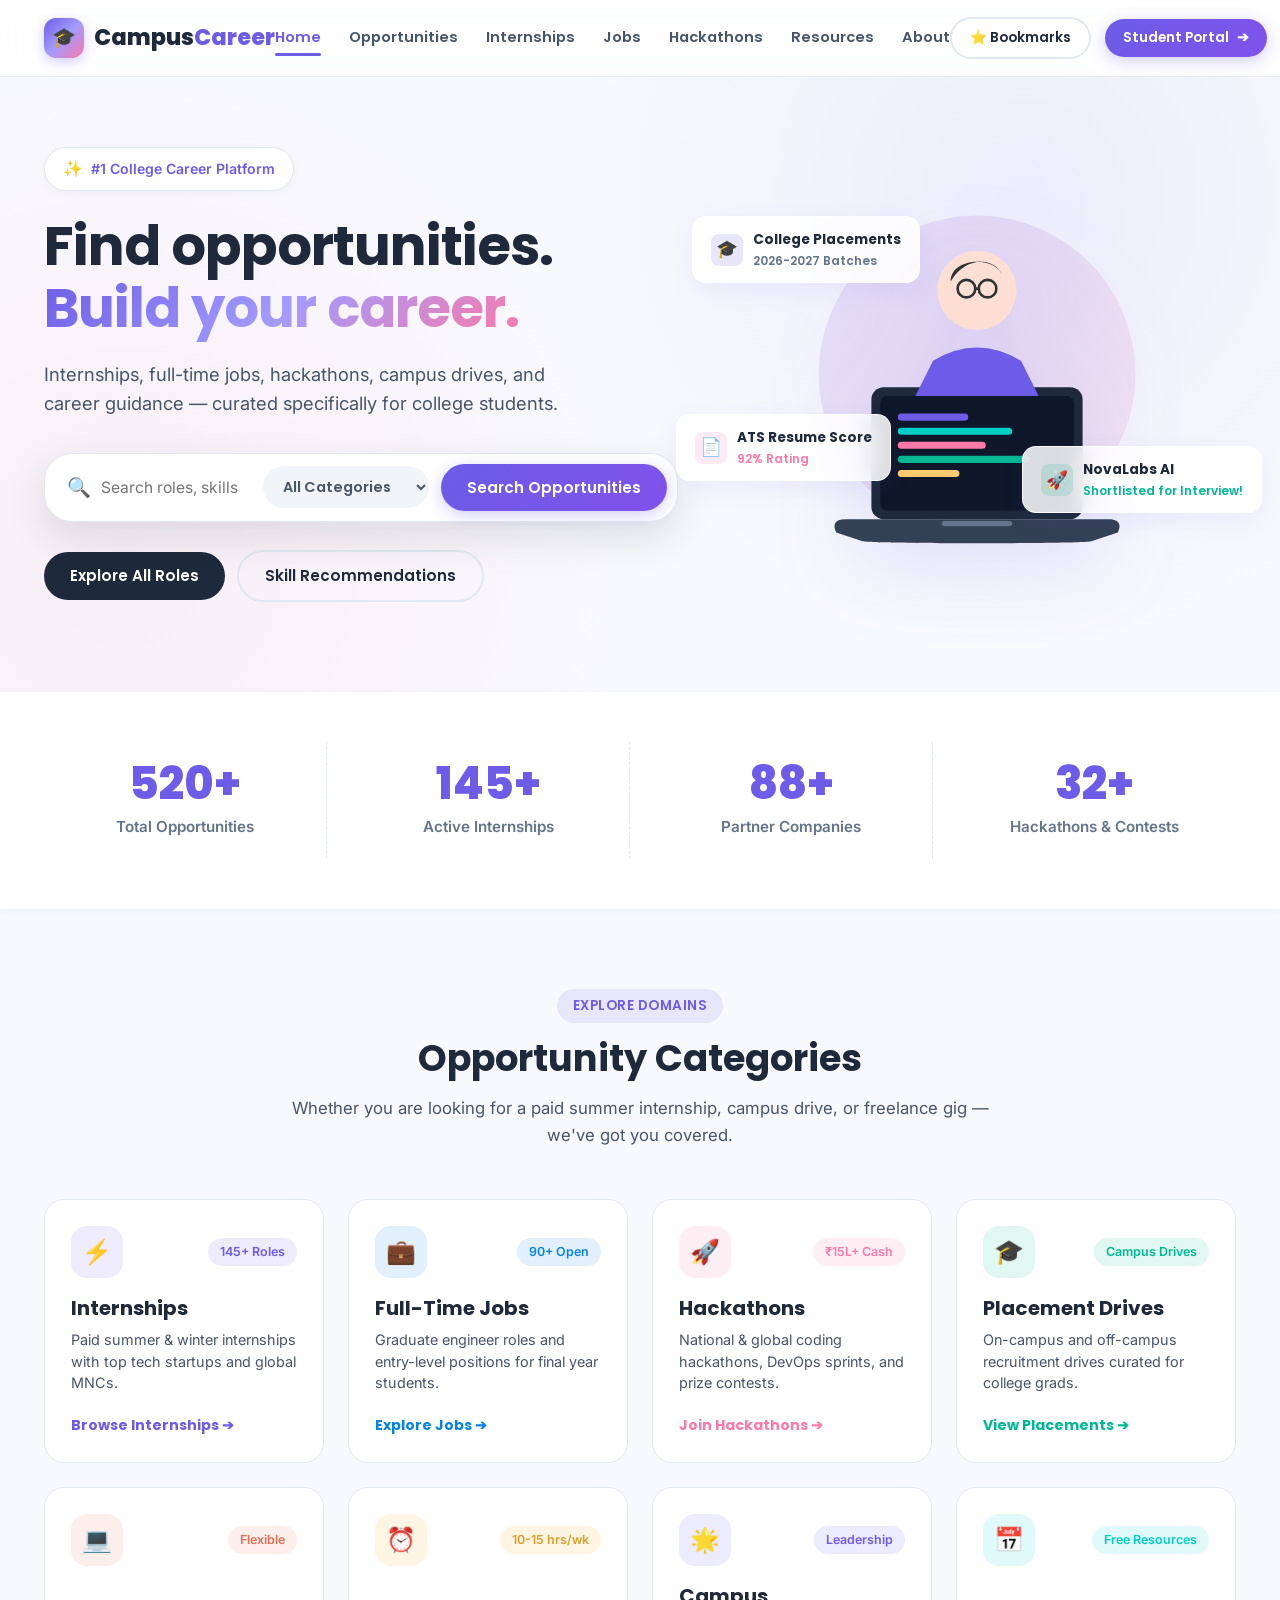
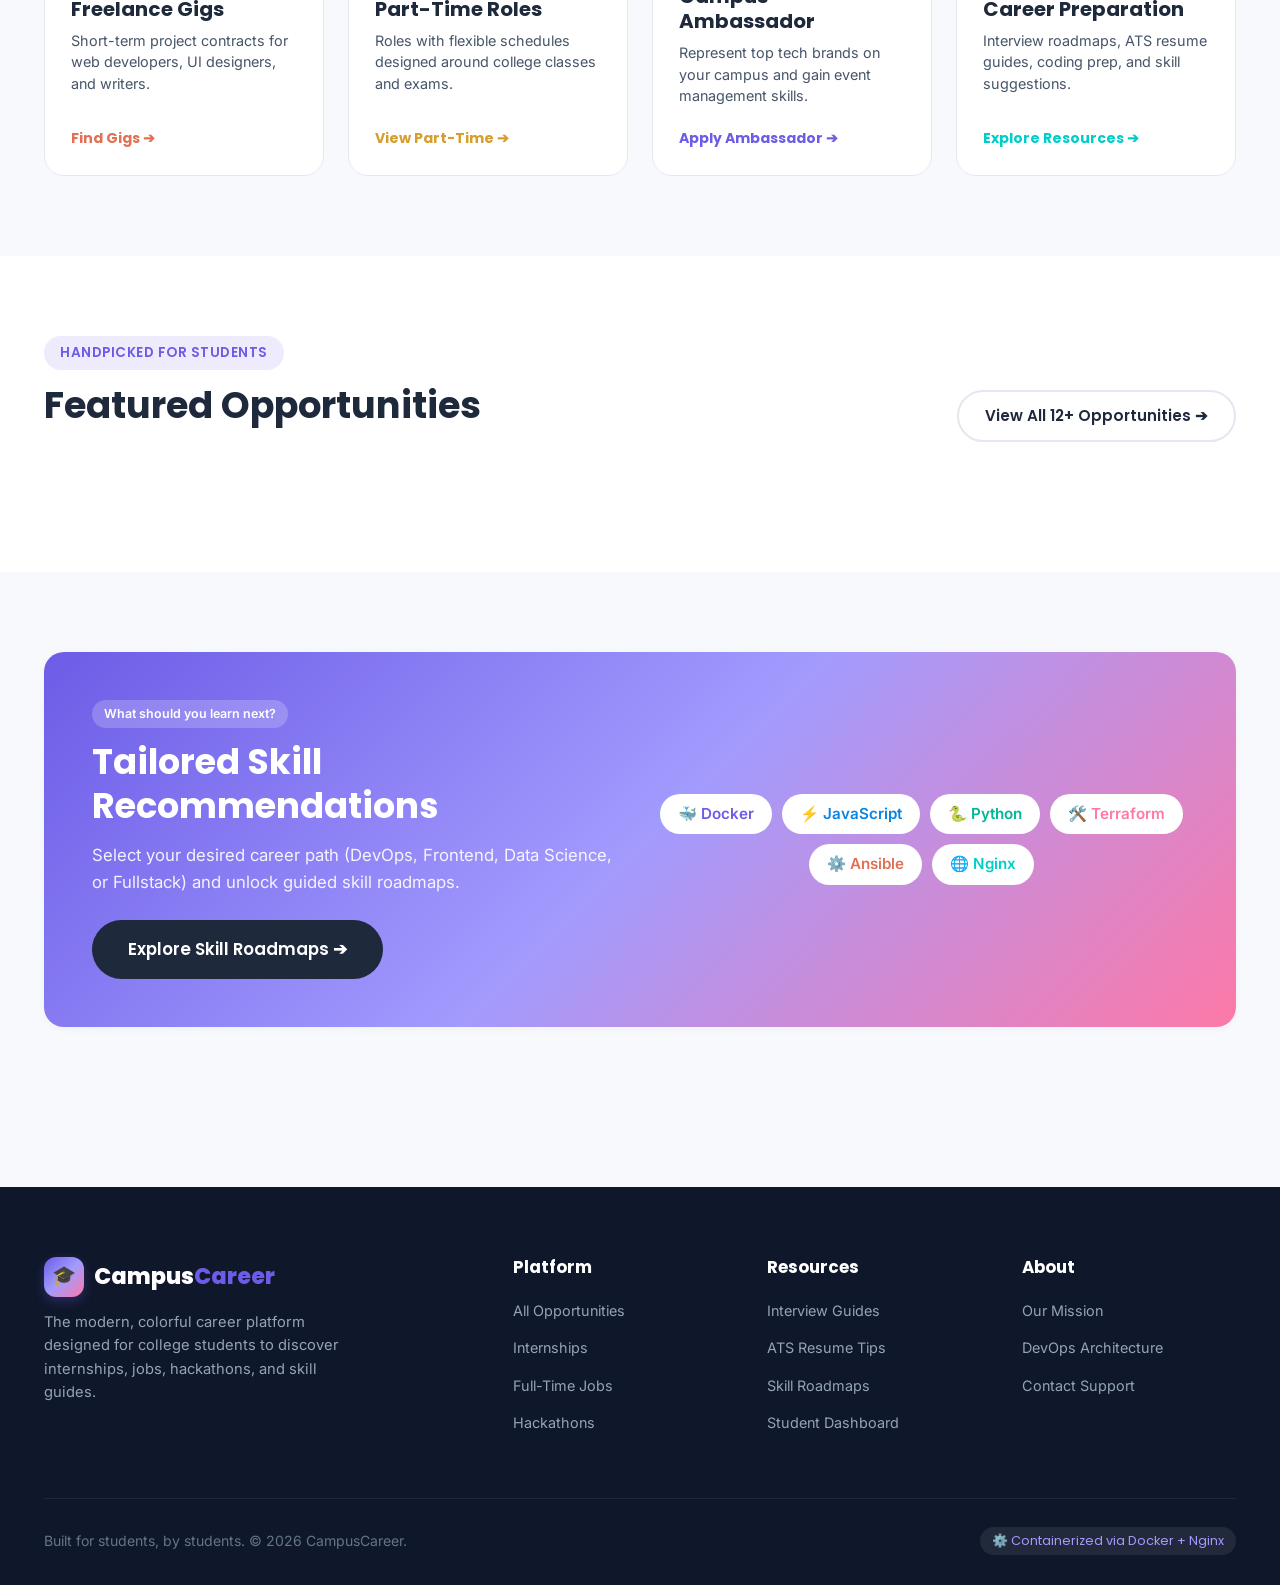
<file: index.html>
<!DOCTYPE html>
<html lang="en">
<head>
  <meta charset="UTF-8">
  <meta name="viewport" content="width=device-width, initial-scale=1.0">
  <title>CampusCareer | Student Internships, Jobs, Hackathons & Career Resources</title>
  <meta name="description" content="CampusCareer is the ultimate modern career platform for college students. Discover internships, jobs, hackathons, and career guidance.">

  <!-- Google Fonts -->
  <link rel="preconnect" href="https://fonts.googleapis.com">
  <link rel="preconnect" href="https://fonts.gstatic.com" crossorigin>
  <link href="https://fonts.googleapis.com/css2?family=Inter:wght@400;500;600;700&family=Poppins:wght@500;600;700;800&display=swap" rel="stylesheet">

  <!-- Stylesheets -->
  <link rel="stylesheet" href="css/style.css">
  <link rel="stylesheet" href="css/responsive.css">
  <link rel="stylesheet" href="css/animations.css">
</head>
<body>

  <!-- Header / Navbar -->
  <header class="navbar">
    <div class="container nav-container">
      <a href="index.html" class="brand-logo" aria-label="CampusCareer Homepage">
        <div class="brand-logo-icon">🎓</div>
        <span>Campus<span class="brand-highlight">Career</span></span>
      </a>

      <nav class="nav-menu" id="navMenu" aria-label="Main Navigation">
        <a href="index.html" class="nav-link active">Home</a>
        <a href="opportunities.html" class="nav-link">Opportunities</a>
        <a href="opportunities.html?category=internships" class="nav-link">Internships</a>
        <a href="opportunities.html?category=jobs" class="nav-link">Jobs</a>
        <a href="opportunities.html?category=hackathons" class="nav-link">Hackathons</a>
        <a href="resources.html" class="nav-link">Resources</a>
        <a href="about.html" class="nav-link">About</a>
      </nav>

      <div class="nav-actions">
        <a href="opportunities.html?saved=true" class="btn btn-outline btn-sm" aria-label="Saved Bookmarks">
          ⭐ Bookmarks <span class="saved-count-badge" id="savedCountBadge" style="display:none;">0</span>
        </a>
        <a href="dashboard.html" class="btn btn-primary btn-sm">
          <span>Student Portal</span> ➔
        </a>
        <button class="nav-toggle" id="navToggle" aria-label="Toggle Navigation Menu" aria-expanded="false">
          <span></span>
          <span></span>
          <span></span>
        </button>
      </div>
    </div>
  </header>

  <main>
    <!-- Hero Section -->
    <section class="hero-section">
      <div class="container">
        <div class="hero-grid">
          <div class="hero-content">
            <div class="hero-badge">
              <span class="hero-badge-sparkle">✨</span> #1 College Career Platform
            </div>

            <h1 class="hero-title">
              Find opportunities.<br>
              <span class="gradient-text">Build your career.</span>
            </h1>

            <p class="hero-subtext">
              Internships, full-time jobs, hackathons, campus drives, and career guidance — curated specifically for college students.
            </p>

            <!-- Search Box -->
            <form action="opportunities.html" method="GET" class="hero-search-box" role="search">
              <div class="search-input-wrapper">
                <span class="search-icon">🔍</span>
                <input type="text" name="search" class="hero-search-input" placeholder="Search roles, skills, or companies (e.g. Python, Docker, Frontend)..." aria-label="Search opportunities">
              </div>

              <select name="category" class="search-select" aria-label="Select opportunity category">
                <option value="all">All Categories</option>
                <option value="internships">Internships</option>
                <option value="jobs">Full-Time Jobs</option>
                <option value="hackathons">Hackathons</option>
                <option value="freelancing">Freelance Gigs</option>
              </select>

              <button type="submit" class="btn btn-primary">
                Search Opportunities
              </button>
            </form>

            <div style="display: flex; gap: 12px; align-items: center; flex-wrap: wrap;">
              <a href="opportunities.html" class="btn btn-secondary">Explore All Roles</a>
              <a href="resources.html" class="btn btn-outline">Skill Recommendations</a>
            </div>
          </div>

          <!-- Hero Illustration with Floating Widgets -->
          <div class="hero-visual-wrapper">
            <!-- Floating Widget 1: Grad Cap -->
            <div class="floating-element float-1">
              <div class="float-icon" style="background: rgba(108, 92, 231, 0.15); color: #6C5CE7;">🎓</div>
              <div>
                <div style="font-weight:700;">College Placements</div>
                <div style="font-size:0.75rem; color:var(--text-muted);">2026-2027 Batches</div>
              </div>
            </div>

            <!-- Floating Widget 2: Notification -->
            <div class="floating-element float-2">
              <div class="float-icon" style="background: rgba(0, 184, 148, 0.15); color: #00B894;">🚀</div>
              <div>
                <div style="font-weight:700;">NovaLabs AI</div>
                <div style="font-size:0.75rem; color:var(--accent-green);">Shortlisted for Interview!</div>
              </div>
            </div>

            <!-- Floating Widget 3: Resume Badge -->
            <div class="floating-element float-3">
              <div class="float-icon" style="background: rgba(253, 121, 168, 0.15); color: #FD79A8;">📄</div>
              <div>
                <div style="font-weight:700;">ATS Resume Score</div>
                <div style="font-size:0.75rem; color:var(--accent-pink);">92% Rating</div>
              </div>
            </div>

            <!-- Main SVG Student Illustration -->
            <svg class="hero-main-illustration" viewBox="0 0 500 450" fill="none" xmlns="http://www.w3.org/2000/svg" role="img" aria-label="Student working on laptop for career growth">
              <!-- Backdrop Decorative Circle -->
              <circle cx="250" cy="225" r="180" fill="url(#heroGrad)" opacity="0.15"/>
              
              <!-- Laptop -->
              <rect x="130" y="240" width="240" height="150" rx="14" fill="#1E293B"/>
              <rect x="140" y="250" width="220" height="130" rx="8" fill="#0F172A"/>
              <!-- Code Lines on Screen -->
              <rect x="160" y="270" width="80" height="8" rx="4" fill="#6C5CE7"/>
              <rect x="160" y="286" width="130" height="8" rx="4" fill="#00CEC9"/>
              <rect x="160" y="302" width="100" height="8" rx="4" fill="#FD79A8"/>
              <rect x="160" y="318" width="150" height="8" rx="4" fill="#00B894"/>
              <rect x="160" y="334" width="70" height="8" rx="4" fill="#FDCB6E"/>
              
              <!-- Laptop Base -->
              <path d="M100 390 L400 390 C410 390 415 395 410 405 L380 415 C375 418 125 418 120 415 L90 405 C85 395 90 390 100 390 Z" fill="#334155"/>
              <rect x="210" y="392" width="80" height="6" rx="3" fill="#64748B"/>

              <!-- Student Figure -->
              <circle cx="250" cy="130" r="45" fill="#FFDFD3"/> <!-- Head -->
              <path d="M220 120 C220 90 280 90 280 120 C280 95 240 85 220 120 Z" fill="#2D3436"/> <!-- Hair -->
              <path d="M200 210 Q250 180 300 210 L320 250 L180 250 Z" fill="#6C5CE7"/> <!-- Jacket -->
              <!-- Glasses -->
              <circle cx="238" cy="128" r="10" stroke="#2D3436" stroke-width="3" fill="none"/>
              <circle cx="262" cy="128" r="10" stroke="#2D3436" stroke-width="3" fill="none"/>
              <line x1="248" y1="128" x2="252" y2="128" stroke="#2D3436" stroke-width="3"/>
              
              <defs>
                <linearGradient id="heroGrad" x1="0" y1="0" x2="500" y2="450" gradientUnits="userSpaceOnUse">
                  <stop stop-color="#6C5CE7"/>
                  <stop offset="1" stop-color="#FD79A8"/>
                </linearGradient>
              </defs>
            </svg>
          </div>
        </div>
      </div>
    </section>

    <!-- Animated Statistics Section -->
    <section class="stats-section">
      <div class="container">
        <div class="stats-grid">
          <div class="stat-item">
            <div class="stat-number" data-target="520">0</div>
            <div class="stat-label">Total Opportunities</div>
          </div>
          <div class="stat-item">
            <div class="stat-number" data-target="145">0</div>
            <div class="stat-label">Active Internships</div>
          </div>
          <div class="stat-item">
            <div class="stat-number" data-target="88">0</div>
            <div class="stat-label">Partner Companies</div>
          </div>
          <div class="stat-item">
            <div class="stat-number" data-target="32">0</div>
            <div class="stat-label">Hackathons & Contests</div>
          </div>
        </div>
      </div>
    </section>

    <!-- Opportunity Categories Section -->
    <section class="section">
      <div class="container">
        <div class="section-header">
          <span class="section-tag">Explore Domains</span>
          <h2 class="section-title">Opportunity Categories</h2>
          <p class="section-subtitle">Whether you are looking for a paid summer internship, campus drive, or freelance gig — we've got you covered.</p>
        </div>

        <div class="grid-4" id="categoriesContainer">
          <!-- Dynamic cards rendered or static fallback -->
          <a href="opportunities.html?category=internships" class="category-card reveal-on-scroll">
            <div class="category-card-top">
              <div class="category-icon-box" style="background: rgba(108, 92, 231, 0.12); color: #6C5CE7;">⚡</div>
              <span class="badge badge-type">145+ Roles</span>
            </div>
            <div>
              <h3 class="category-title">Internships</h3>
              <p class="category-desc">Paid summer & winter internships with top tech startups and global MNCs.</p>
            </div>
            <div class="category-link-text" style="color: #6C5CE7;">Browse Internships ➔</div>
          </a>

          <a href="opportunities.html?category=jobs" class="category-card reveal-on-scroll">
            <div class="category-card-top">
              <div class="category-icon-box" style="background: rgba(9, 132, 227, 0.12); color: #0984E3;">💼</div>
              <span class="badge" style="background: rgba(9, 132, 227, 0.12); color: #0984E3;">90+ Open</span>
            </div>
            <div>
              <h3 class="category-title">Full-Time Jobs</h3>
              <p class="category-desc">Graduate engineer roles and entry-level positions for final year students.</p>
            </div>
            <div class="category-link-text" style="color: #0984E3;">Explore Jobs ➔</div>
          </a>

          <a href="opportunities.html?category=hackathons" class="category-card reveal-on-scroll">
            <div class="category-card-top">
              <div class="category-icon-box" style="background: rgba(253, 121, 168, 0.12); color: #FD79A8;">🚀</div>
              <span class="badge" style="background: rgba(253, 121, 168, 0.12); color: #FD79A8;">₹15L+ Cash</span>
            </div>
            <div>
              <h3 class="category-title">Hackathons</h3>
              <p class="category-desc">National & global coding hackathons, DevOps sprints, and prize contests.</p>
            </div>
            <div class="category-link-text" style="color: #FD79A8;">Join Hackathons ➔</div>
          </a>

          <a href="opportunities.html?category=placements" class="category-card reveal-on-scroll">
            <div class="category-card-top">
              <div class="category-icon-box" style="background: rgba(0, 184, 148, 0.12); color: #00B894;">🎓</div>
              <span class="badge" style="background: rgba(0, 184, 148, 0.12); color: #00B894;">Campus Drives</span>
            </div>
            <div>
              <h3 class="category-title">Placement Drives</h3>
              <p class="category-desc">On-campus and off-campus recruitment drives curated for college grads.</p>
            </div>
            <div class="category-link-text" style="color: #00B894;">View Placements ➔</div>
          </a>

          <a href="opportunities.html?category=freelancing" class="category-card reveal-on-scroll">
            <div class="category-card-top">
              <div class="category-icon-box" style="background: rgba(225, 112, 85, 0.12); color: #E17055;">💻</div>
              <span class="badge" style="background: rgba(225, 112, 85, 0.12); color: #E17055;">Flexible</span>
            </div>
            <div>
              <h3 class="category-title">Freelance Gigs</h3>
              <p class="category-desc">Short-term project contracts for web developers, UI designers, and writers.</p>
            </div>
            <div class="category-link-text" style="color: #E17055;">Find Gigs ➔</div>
          </a>

          <a href="opportunities.html?category=part-time" class="category-card reveal-on-scroll">
            <div class="category-card-top">
              <div class="category-icon-box" style="background: rgba(253, 203, 110, 0.2); color: #D69E2E;">⏰</div>
              <span class="badge" style="background: rgba(253, 203, 110, 0.2); color: #D69E2E;">10-15 hrs/wk</span>
            </div>
            <div>
              <h3 class="category-title">Part-Time Roles</h3>
              <p class="category-desc">Roles with flexible schedules designed around college classes and exams.</p>
            </div>
            <div class="category-link-text" style="color: #D69E2E;">View Part-Time ➔</div>
          </a>

          <a href="opportunities.html?category=campus" class="category-card reveal-on-scroll">
            <div class="category-card-top">
              <div class="category-icon-box" style="background: rgba(162, 155, 254, 0.2); color: #6C5CE7;">🌟</div>
              <span class="badge" style="background: rgba(162, 155, 254, 0.2); color: #6C5CE7;">Leadership</span>
            </div>
            <div>
              <h3 class="category-title">Campus Ambassador</h3>
              <p class="category-desc">Represent top tech brands on your campus and gain event management skills.</p>
            </div>
            <div class="category-link-text" style="color: #6C5CE7;">Apply Ambassador ➔</div>
          </a>

          <a href="resources.html" class="category-card reveal-on-scroll">
            <div class="category-card-top">
              <div class="category-icon-box" style="background: rgba(0, 206, 201, 0.12); color: #00CEC9;">📅</div>
              <span class="badge" style="background: rgba(0, 206, 201, 0.12); color: #00CEC9;">Free Resources</span>
            </div>
            <div>
              <h3 class="category-title">Career Preparation</h3>
              <p class="category-desc">Interview roadmaps, ATS resume guides, coding prep, and skill suggestions.</p>
            </div>
            <div class="category-link-text" style="color: #00CEC9;">Explore Resources ➔</div>
          </a>
        </div>
      </div>
    </section>

    <!-- Featured Opportunities Preview Section -->
    <section class="section" style="background: #FFFFFF; border-y: 1px solid var(--border-color);">
      <div class="container">
        <div class="section-header" style="display: flex; justify-content: space-between; align-items: flex-end; text-align: left; max-width: 100%;">
          <div>
            <span class="section-tag">Handpicked for Students</span>
            <h2 class="section-title">Featured Opportunities</h2>
          </div>
          <a href="opportunities.html" class="btn btn-outline">View All 12+ Opportunities ➔</a>
        </div>

        <div class="grid-3" id="opportunitiesGrid">
          <!-- Populated dynamically via JS -->
        </div>
      </div>
    </section>

    <!-- Skill Recommendation Explorer Teaser -->
    <section class="section">
      <div class="container">
        <div class="card" style="background: var(--grad-hero); color: #FFFFFF; padding: 48px; border: none; overflow: visible;">
          <div class="grid-2" style="align-items: center;">
            <div>
              <span class="badge" style="background: rgba(255,255,255,0.2); color: #FFF; margin-bottom: 12px;">What should you learn next?</span>
              <h2 style="font-size: 2.2rem; color: #FFF; margin-bottom: 14px;">Tailored Skill Recommendations</h2>
              <p style="opacity: 0.9; margin-bottom: 24px; font-size: 1.05rem;">
                Select your desired career path (DevOps, Frontend, Data Science, or Fullstack) and unlock guided skill roadmaps.
              </p>
              <a href="resources.html#skillsExplorer" class="btn btn-secondary btn-lg">
                Explore Skill Roadmaps ➔
              </a>
            </div>
            <div style="display: flex; flex-wrap: wrap; gap: 10px; justify-content: center;">
              <span class="badge badge-type" style="background:#FFF; color:#6C5CE7; font-size: 0.95rem; padding: 8px 18px;">🐳 Docker</span>
              <span class="badge badge-type" style="background:#FFF; color:#0984E3; font-size: 0.95rem; padding: 8px 18px;">⚡ JavaScript</span>
              <span class="badge badge-type" style="background:#FFF; color:#00B894; font-size: 0.95rem; padding: 8px 18px;">🐍 Python</span>
              <span class="badge badge-type" style="background:#FFF; color:#FD79A8; font-size: 0.95rem; padding: 8px 18px;">🛠️ Terraform</span>
              <span class="badge badge-type" style="background:#FFF; color:#E17055; font-size: 0.95rem; padding: 8px 18px;">⚙️ Ansible</span>
              <span class="badge badge-type" style="background:#FFF; color:#00CEC9; font-size: 0.95rem; padding: 8px 18px;">🌐 Nginx</span>
            </div>
          </div>
        </div>
      </div>
    </section>
  </main>

  <!-- Details Modal -->
  <div class="modal-overlay" id="detailsModal">
    <div class="modal-container">
      <button class="modal-close-btn" id="modalCloseBtn" aria-label="Close modal">✕</button>
      <div id="modalContent">
        <!-- Content inserted dynamically -->
      </div>
    </div>
  </div>

  <!-- Footer -->
  <footer class="footer">
    <div class="container">
      <div class="footer-grid">
        <div class="footer-brand">
          <a href="index.html" class="brand-logo" style="color:#FFF;">
            <div class="brand-logo-icon">🎓</div>
            <span>Campus<span class="brand-highlight">Career</span></span>
          </a>
          <p>The modern, colorful career platform designed for college students to discover internships, jobs, hackathons, and skill guides.</p>
        </div>

        <div>
          <h4 class="footer-title">Platform</h4>
          <ul class="footer-links">
            <li><a href="opportunities.html">All Opportunities</a></li>
            <li><a href="opportunities.html?category=internships">Internships</a></li>
            <li><a href="opportunities.html?category=jobs">Full-Time Jobs</a></li>
            <li><a href="opportunities.html?category=hackathons">Hackathons</a></li>
          </ul>
        </div>

        <div>
          <h4 class="footer-title">Resources</h4>
          <ul class="footer-links">
            <li><a href="resources.html">Interview Guides</a></li>
            <li><a href="resources.html">ATS Resume Tips</a></li>
            <li><a href="resources.html#skillsExplorer">Skill Roadmaps</a></li>
            <li><a href="dashboard.html">Student Dashboard</a></li>
          </ul>
        </div>

        <div>
          <h4 class="footer-title">About</h4>
          <ul class="footer-links">
            <li><a href="about.html">Our Mission</a></li>
            <li><a href="about.html#devops">DevOps Architecture</a></li>
            <li><a href="about.html">Contact Support</a></li>
          </ul>
        </div>
      </div>

      <div class="footer-bottom">
        <div>Built for students, by students. © 2026 CampusCareer.</div>
        <div class="devops-badge">
          <span>⚙️ Containerized via Docker + Nginx</span>
        </div>
      </div>
    </div>
  </footer>

  <!-- Scripts -->
  <script src="js/data.js"></script>
  <script src="js/storage.js"></script>
  <script src="js/main.js"></script>
  <script src="js/opportunities.js"></script>

</body>
</html>
</file>
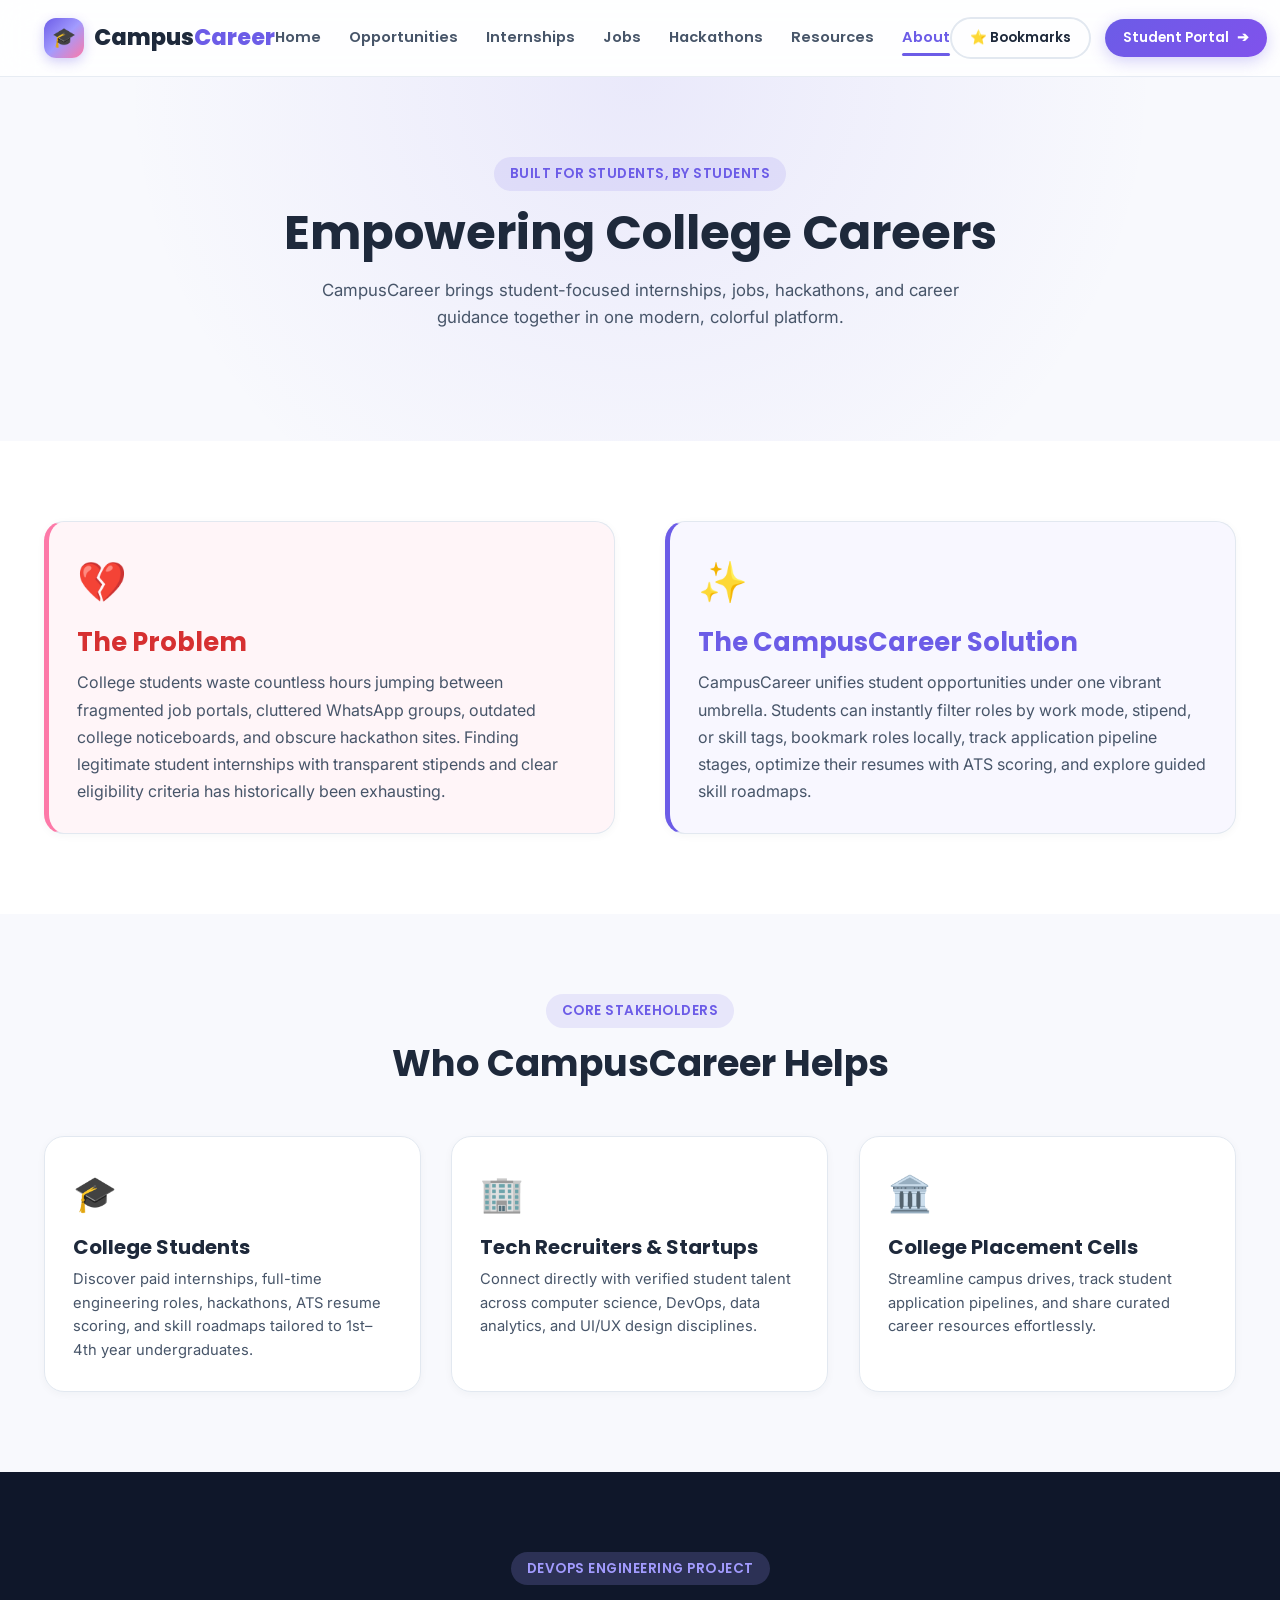
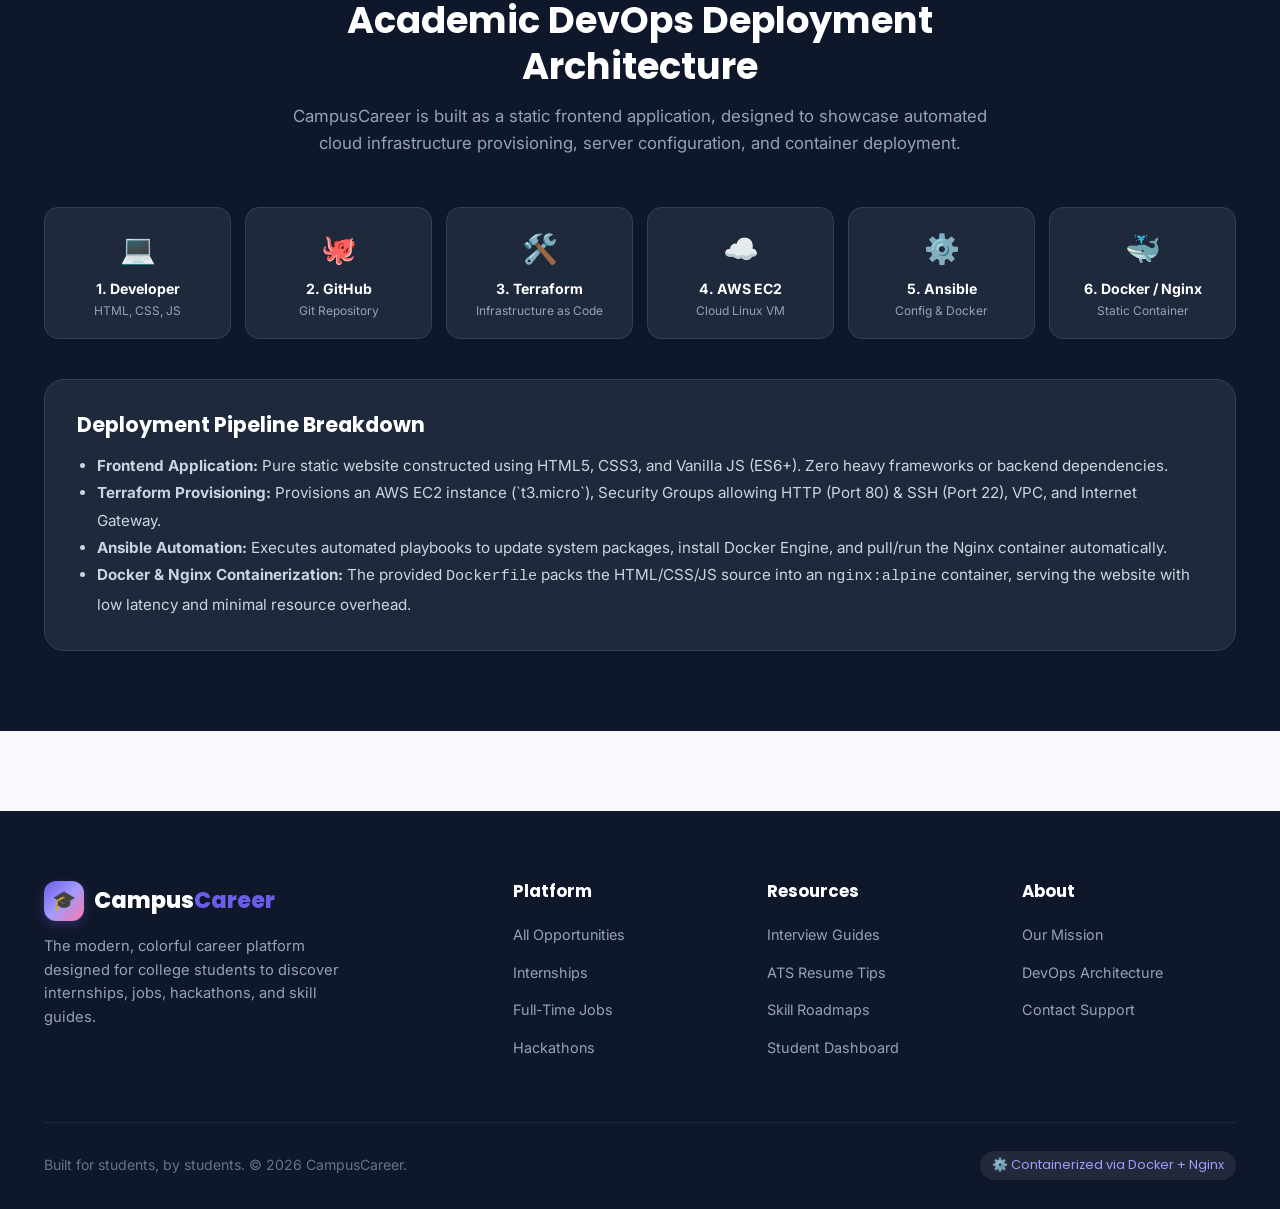
<file: about.html>
<!DOCTYPE html>
<html lang="en">
<head>
  <meta charset="UTF-8">
  <meta name="viewport" content="width=device-width, initial-scale=1.0">
  <title>About Us & DevOps Architecture | CampusCareer</title>
  <meta name="description" content="Learn about CampusCareer - the college student career platform - and our academic DevOps deployment pipeline built with Terraform, AWS, Ansible, Docker, and Nginx.">

  <!-- Google Fonts -->
  <link rel="preconnect" href="https://fonts.googleapis.com">
  <link rel="preconnect" href="https://fonts.gstatic.com" crossorigin>
  <link href="https://fonts.googleapis.com/css2?family=Inter:wght@400;500;600;700&family=Poppins:wght@500;600;700;800&display=swap" rel="stylesheet">

  <!-- Stylesheets -->
  <link rel="stylesheet" href="css/style.css">
  <link rel="stylesheet" href="css/responsive.css">
  <link rel="stylesheet" href="css/animations.css">
</head>
<body>

  <!-- Navbar -->
  <header class="navbar">
    <div class="container nav-container">
      <a href="index.html" class="brand-logo" aria-label="CampusCareer Homepage">
        <div class="brand-logo-icon">🎓</div>
        <span>Campus<span class="brand-highlight">Career</span></span>
      </a>

      <nav class="nav-menu" id="navMenu" aria-label="Main Navigation">
        <a href="index.html" class="nav-link">Home</a>
        <a href="opportunities.html" class="nav-link">Opportunities</a>
        <a href="opportunities.html?category=internships" class="nav-link">Internships</a>
        <a href="opportunities.html?category=jobs" class="nav-link">Jobs</a>
        <a href="opportunities.html?category=hackathons" class="nav-link">Hackathons</a>
        <a href="resources.html" class="nav-link">Resources</a>
        <a href="about.html" class="nav-link active">About</a>
      </nav>

      <div class="nav-actions">
        <a href="opportunities.html?saved=true" class="btn btn-outline btn-sm" aria-label="Saved Bookmarks">
          ⭐ Bookmarks <span class="saved-count-badge" id="savedCountBadge" style="display:none;">0</span>
        </a>
        <a href="dashboard.html" class="btn btn-primary btn-sm">
          <span>Student Portal</span> ➔
        </a>
        <button class="nav-toggle" id="navToggle" aria-label="Toggle Navigation Menu" aria-expanded="false">
          <span></span>
          <span></span>
          <span></span>
        </button>
      </div>
    </div>
  </header>

  <main>
    <!-- About Hero -->
    <section class="section" style="background: radial-gradient(circle at 50% 0%, rgba(108, 92, 231, 0.1) 0%, transparent 70%); text-align: center;">
      <div class="container">
        <span class="section-tag">Built For Students, By Students</span>
        <h1 class="section-title" style="font-size: 3rem;">Empowering College Careers</h1>
        <p class="section-subtitle" style="max-width: 680px; margin: 0 auto 30px;">
          CampusCareer brings student-focused internships, jobs, hackathons, and career guidance together in one modern, colorful platform.
        </p>
      </div>
    </section>

    <!-- Problem & Solution Section -->
    <section class="section" style="background: #FFFFFF; border-y: 1px solid var(--border-color);">
      <div class="container">
        <div class="grid-2" style="gap: 50px; align-items: center;">
          
          <div class="card" style="border-left: 5px solid var(--accent-pink); background: #FFF5F8;">
            <div style="font-size: 2.5rem; margin-bottom: 12px;">💔</div>
            <h2 style="font-size: 1.6rem; color: #D63031; margin-bottom: 12px;">The Problem</h2>
            <p style="color: var(--text-body); line-height: 1.7;">
              College students waste countless hours jumping between fragmented job portals, cluttered WhatsApp groups, outdated college noticeboards, and obscure hackathon sites. Finding legitimate student internships with transparent stipends and clear eligibility criteria has historically been exhausting.
            </p>
          </div>

          <div class="card" style="border-left: 5px solid var(--accent-purple); background: #F8F7FF;">
            <div style="font-size: 2.5rem; margin-bottom: 12px;">✨</div>
            <h2 style="font-size: 1.6rem; color: var(--accent-purple); margin-bottom: 12px;">The CampusCareer Solution</h2>
            <p style="color: var(--text-body); line-height: 1.7;">
              CampusCareer unifies student opportunities under one vibrant umbrella. Students can instantly filter roles by work mode, stipend, or skill tags, bookmark roles locally, track application pipeline stages, optimize their resumes with ATS scoring, and explore guided skill roadmaps.
            </p>
          </div>

        </div>
      </div>
    </section>

    <!-- Target Audience & Platform Benefits -->
    <section class="section">
      <div class="container">
        <div class="section-header">
          <span class="section-tag">Core Stakeholders</span>
          <h2 class="section-title">Who CampusCareer Helps</h2>
        </div>

        <div class="grid-3">
          <div class="card reveal-on-scroll">
            <div style="font-size: 2.2rem; margin-bottom: 14px;">🎓</div>
            <h3 style="font-size: 1.25rem; margin-bottom: 8px;">College Students</h3>
            <p style="color: var(--text-body); font-size: 0.92rem;">
              Discover paid internships, full-time engineering roles, hackathons, ATS resume scoring, and skill roadmaps tailored to 1st–4th year undergraduates.
            </p>
          </div>

          <div class="card reveal-on-scroll">
            <div style="font-size: 2.2rem; margin-bottom: 14px;">🏢</div>
            <h3 style="font-size: 1.25rem; margin-bottom: 8px;">Tech Recruiters & Startups</h3>
            <p style="color: var(--text-body); font-size: 0.92rem;">
              Connect directly with verified student talent across computer science, DevOps, data analytics, and UI/UX design disciplines.
            </p>
          </div>

          <div class="card reveal-on-scroll">
            <div style="font-size: 2.2rem; margin-bottom: 14px;">🏛️</div>
            <h3 style="font-size: 1.25rem; margin-bottom: 8px;">College Placement Cells</h3>
            <p style="color: var(--text-body); font-size: 0.92rem;">
              Streamline campus drives, track student application pipelines, and share curated career resources effortlessly.
            </p>
          </div>
        </div>
      </div>
    </section>

    <!-- DevOps Deployment Pipeline Section (Academic Requirement) -->
    <section class="section" id="devops" style="background: #0F172A; color: #FFFFFF;">
      <div class="container">
        <div class="section-header">
          <span class="section-tag" style="background: rgba(162, 155, 254, 0.2); color: #A29BFE;">DevOps Engineering Project</span>
          <h2 class="section-title" style="color: #FFFFFF;">Academic DevOps Deployment Architecture</h2>
          <p class="section-subtitle" style="color: #94A3B8;">
            CampusCareer is built as a static frontend application, designed to showcase automated cloud infrastructure provisioning, server configuration, and container deployment.
          </p>
        </div>

        <!-- Pipeline Workflow Cards -->
        <div style="display: grid; grid-template-columns: repeat(6, 1fr); gap: 14px; margin-bottom: 40px;" class="pipeline-devops-grid">
          
          <div style="background: #1E293B; border-radius: var(--radius-md); padding: 18px; text-align: center; border: 1px solid #334155;">
            <div style="font-size: 1.8rem; margin-bottom: 6px;">💻</div>
            <div style="font-weight: 700; font-size: 0.88rem; color: #FFF;">1. Developer</div>
            <div style="font-size: 0.75rem; color: #94A3B8;">HTML, CSS, JS</div>
          </div>

          <div style="background: #1E293B; border-radius: var(--radius-md); padding: 18px; text-align: center; border: 1px solid #334155;">
            <div style="font-size: 1.8rem; margin-bottom: 6px;">🐙</div>
            <div style="font-weight: 700; font-size: 0.88rem; color: #FFF;">2. GitHub</div>
            <div style="font-size: 0.75rem; color: #94A3B8;">Git Repository</div>
          </div>

          <div style="background: #1E293B; border-radius: var(--radius-md); padding: 18px; text-align: center; border: 1px solid #334155;">
            <div style="font-size: 1.8rem; margin-bottom: 6px;">🛠️</div>
            <div style="font-weight: 700; font-size: 0.88rem; color: #FFF;">3. Terraform</div>
            <div style="font-size: 0.75rem; color: #94A3B8;">Infrastructure as Code</div>
          </div>

          <div style="background: #1E293B; border-radius: var(--radius-md); padding: 18px; text-align: center; border: 1px solid #334155;">
            <div style="font-size: 1.8rem; margin-bottom: 6px;">☁️</div>
            <div style="font-weight: 700; font-size: 0.88rem; color: #FFF;">4. AWS EC2</div>
            <div style="font-size: 0.75rem; color: #94A3B8;">Cloud Linux VM</div>
          </div>

          <div style="background: #1E293B; border-radius: var(--radius-md); padding: 18px; text-align: center; border: 1px solid #334155;">
            <div style="font-size: 1.8rem; margin-bottom: 6px;">⚙️</div>
            <div style="font-weight: 700; font-size: 0.88rem; color: #FFF;">5. Ansible</div>
            <div style="font-size: 0.75rem; color: #94A3B8;">Config & Docker</div>
          </div>

          <div style="background: #1E293B; border-radius: var(--radius-md); padding: 18px; text-align: center; border: 1px solid #334155;">
            <div style="font-size: 1.8rem; margin-bottom: 6px;">🐳</div>
            <div style="font-weight: 700; font-size: 0.88rem; color: #FFF;">6. Docker / Nginx</div>
            <div style="font-size: 0.75rem; color: #94A3B8;">Static Container</div>
          </div>

        </div>

        <div style="background: #1E293B; border-radius: var(--radius-lg); padding: 32px; border: 1px solid #334155;">
          <h3 style="color: #FFF; font-size: 1.3rem; margin-bottom: 14px;">Deployment Pipeline Breakdown</h3>
          <ul style="color: #CBD5E1; padding-left: 20px; list-style: disc; line-height: 1.8; font-size: 0.95rem;">
            <li><strong>Frontend Application:</strong> Pure static website constructed using HTML5, CSS3, and Vanilla JS (ES6+). Zero heavy frameworks or backend dependencies.</li>
            <li><strong>Terraform Provisioning:</strong> Provisions an AWS EC2 instance (`t3.micro`), Security Groups allowing HTTP (Port 80) & SSH (Port 22), VPC, and Internet Gateway.</li>
            <li><strong>Ansible Automation:</strong> Executes automated playbooks to update system packages, install Docker Engine, and pull/run the Nginx container automatically.</li>
            <li><strong>Docker & Nginx Containerization:</strong> The provided <code>Dockerfile</code> packs the HTML/CSS/JS source into an <code>nginx:alpine</code> container, serving the website with low latency and minimal resource overhead.</li>
          </ul>
        </div>
      </div>
    </section>
  </main>

  <!-- Footer -->
  <footer class="footer">
    <div class="container">
      <div class="footer-grid">
        <div class="footer-brand">
          <a href="index.html" class="brand-logo" style="color:#FFF;">
            <div class="brand-logo-icon">🎓</div>
            <span>Campus<span class="brand-highlight">Career</span></span>
          </a>
          <p>The modern, colorful career platform designed for college students to discover internships, jobs, hackathons, and skill guides.</p>
        </div>

        <div>
          <h4 class="footer-title">Platform</h4>
          <ul class="footer-links">
            <li><a href="opportunities.html">All Opportunities</a></li>
            <li><a href="opportunities.html?category=internships">Internships</a></li>
            <li><a href="opportunities.html?category=jobs">Full-Time Jobs</a></li>
            <li><a href="opportunities.html?category=hackathons">Hackathons</a></li>
          </ul>
        </div>

        <div>
          <h4 class="footer-title">Resources</h4>
          <ul class="footer-links">
            <li><a href="resources.html">Interview Guides</a></li>
            <li><a href="resources.html">ATS Resume Tips</a></li>
            <li><a href="resources.html#skillsExplorer">Skill Roadmaps</a></li>
            <li><a href="dashboard.html">Student Dashboard</a></li>
          </ul>
        </div>

        <div>
          <h4 class="footer-title">About</h4>
          <ul class="footer-links">
            <li><a href="about.html">Our Mission</a></li>
            <li><a href="about.html#devops">DevOps Architecture</a></li>
            <li><a href="about.html">Contact Support</a></li>
          </ul>
        </div>
      </div>

      <div class="footer-bottom">
        <div>Built for students, by students. © 2026 CampusCareer.</div>
        <div class="devops-badge">
          <span>⚙️ Containerized via Docker + Nginx</span>
        </div>
      </div>
    </div>
  </footer>

  <!-- Scripts -->
  <script src="js/data.js"></script>
  <script src="js/storage.js"></script>
  <script src="js/main.js"></script>
</body>
</html>
</file>
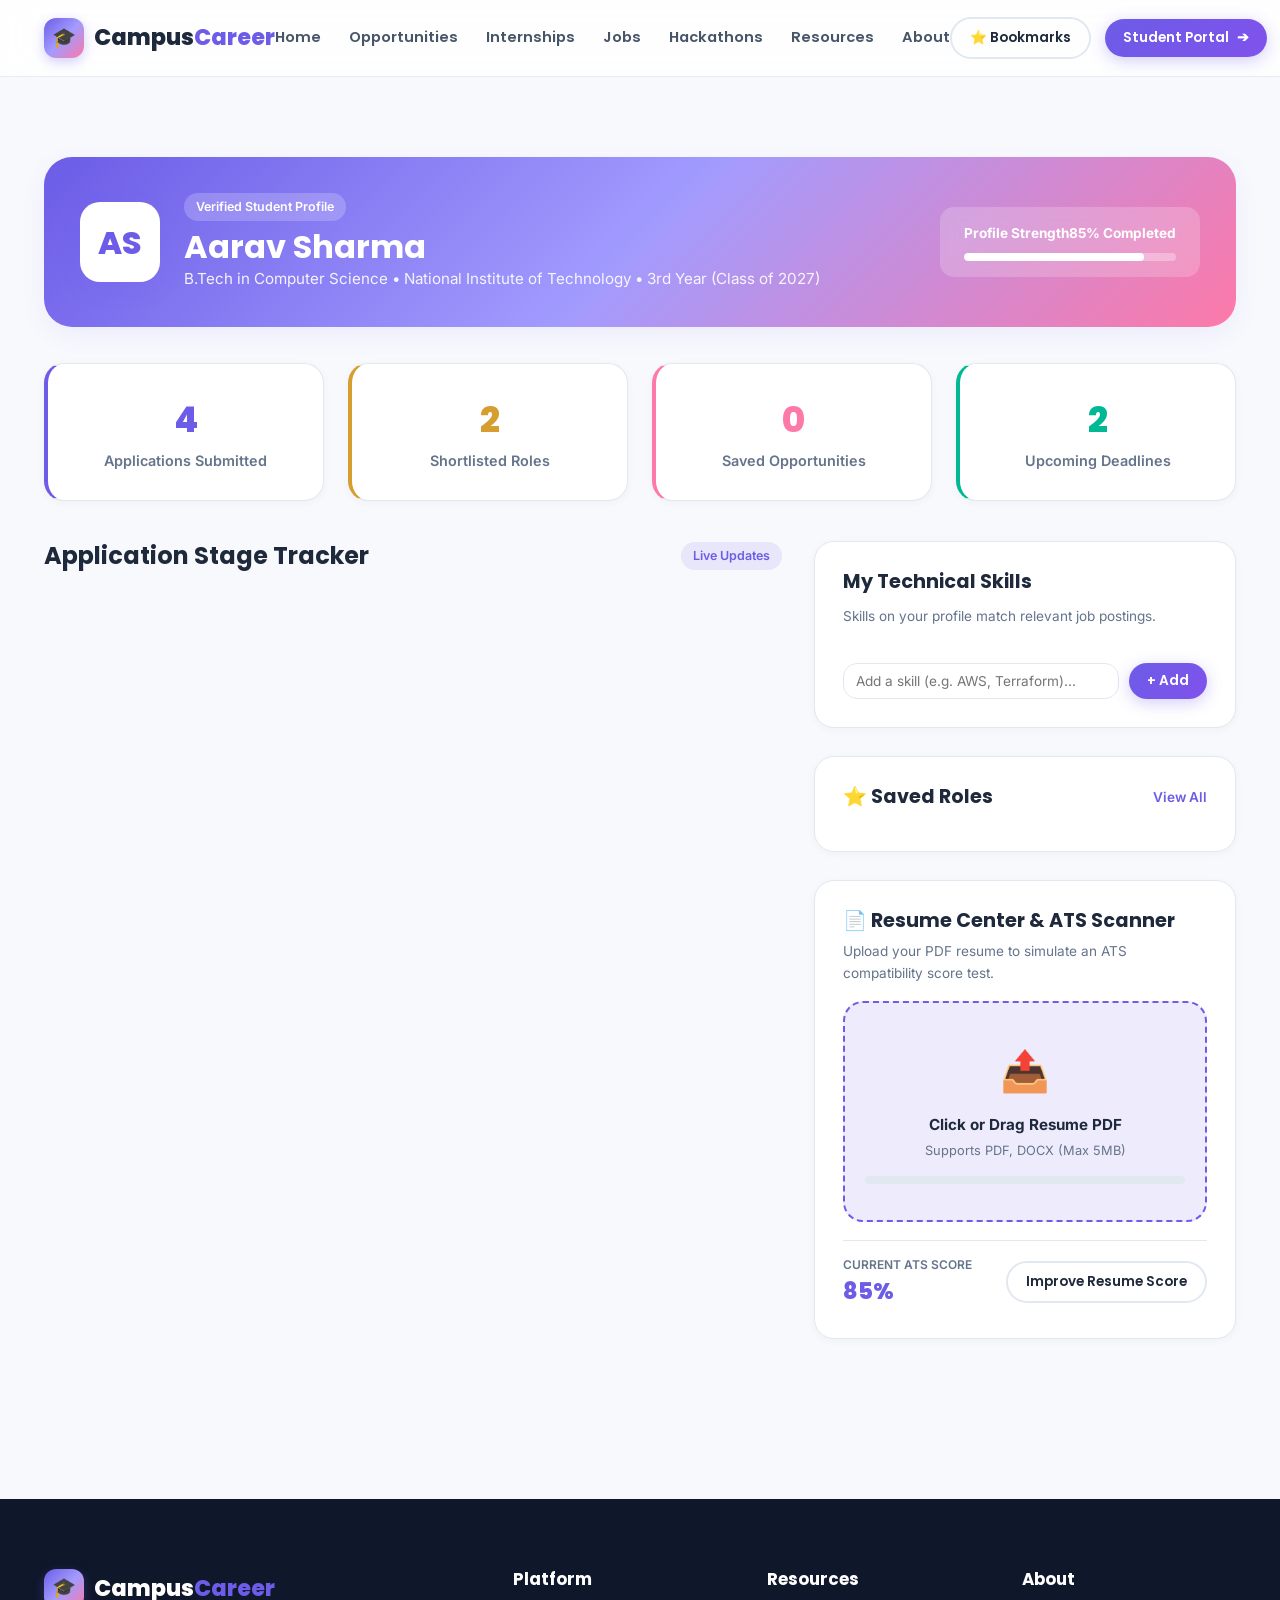
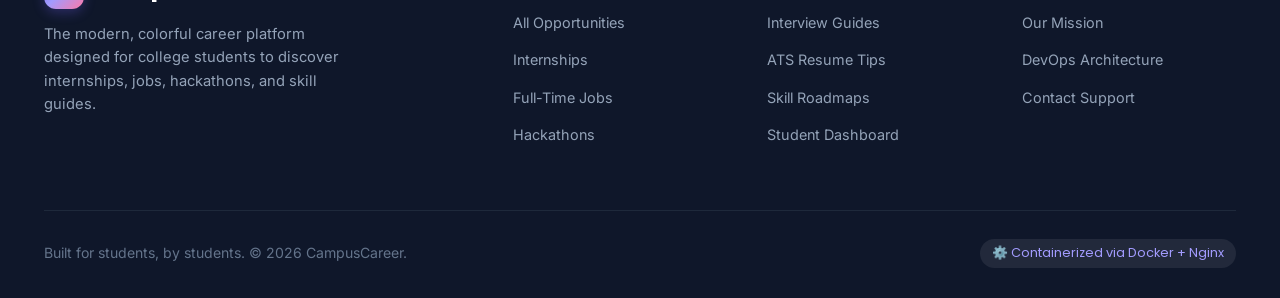
<file: dashboard.html>
<!DOCTYPE html>
<html lang="en">
<head>
  <meta charset="UTF-8">
  <meta name="viewport" content="width=device-width, initial-scale=1.0">
  <title>Student Dashboard | CampusCareer</title>
  <meta name="description" content="CampusCareer Student Dashboard - Track active job applications, manage saved bookmarks, optimize your resume, and update your tech skills.">

  <!-- Google Fonts -->
  <link rel="preconnect" href="https://fonts.googleapis.com">
  <link rel="preconnect" href="https://fonts.gstatic.com" crossorigin>
  <link href="https://fonts.googleapis.com/css2?family=Inter:wght@400;500;600;700&family=Poppins:wght@500;600;700;800&display=swap" rel="stylesheet">

  <!-- Stylesheets -->
  <link rel="stylesheet" href="css/style.css">
  <link rel="stylesheet" href="css/responsive.css">
  <link rel="stylesheet" href="css/animations.css">
</head>
<body>

  <!-- Navbar -->
  <header class="navbar">
    <div class="container nav-container">
      <a href="index.html" class="brand-logo" aria-label="CampusCareer Homepage">
        <div class="brand-logo-icon">🎓</div>
        <span>Campus<span class="brand-highlight">Career</span></span>
      </a>

      <nav class="nav-menu" id="navMenu" aria-label="Main Navigation">
        <a href="index.html" class="nav-link">Home</a>
        <a href="opportunities.html" class="nav-link">Opportunities</a>
        <a href="opportunities.html?category=internships" class="nav-link">Internships</a>
        <a href="opportunities.html?category=jobs" class="nav-link">Jobs</a>
        <a href="opportunities.html?category=hackathons" class="nav-link">Hackathons</a>
        <a href="resources.html" class="nav-link">Resources</a>
        <a href="about.html" class="nav-link">About</a>
      </nav>

      <div class="nav-actions">
        <a href="opportunities.html?saved=true" class="btn btn-outline btn-sm" aria-label="Saved Bookmarks">
          ⭐ Bookmarks <span class="saved-count-badge" id="savedCountBadge" style="display:none;">0</span>
        </a>
        <a href="dashboard.html" class="btn btn-primary btn-sm">
          <span>Student Portal</span> ➔
        </a>
        <button class="nav-toggle" id="navToggle" aria-label="Toggle Navigation Menu" aria-expanded="false">
          <span></span>
          <span></span>
          <span></span>
        </button>
      </div>
    </div>
  </header>

  <main class="section" id="dashboardRoot">
    <div class="container">
      
      <!-- Student Profile Header Banner -->
      <div class="dashboard-header-card">
        <div class="dash-profile-info">
          <div class="dash-avatar-large" id="dashAvatarInitials">AS</div>
          <div>
            <span class="badge" style="background: rgba(255,255,255,0.2); color:#FFF; margin-bottom: 6px;">Verified Student Profile</span>
            <h1 class="dash-name" id="dashStudentName">Aarav Sharma</h1>
            <div class="dash-subtext">
              <span id="dashStudentDegree">B.Tech in Computer Science</span> • 
              <span id="dashStudentCollege">National Institute of Technology</span> • 
              <span id="dashStudentYear">3rd Year</span>
            </div>
          </div>
        </div>

        <div class="profile-gauge-box">
          <div style="display: flex; justify-content: space-between; font-size: 0.85rem; font-weight: 700;">
            <span>Profile Strength</span>
            <span id="profileGaugeText">85% Completed</span>
          </div>
          <div class="gauge-bar-track">
            <div class="gauge-bar-fill" id="profileGaugeFill" style="width: 85%;"></div>
          </div>
        </div>
      </div>

      <!-- Stats Counters Grid -->
      <div class="grid-4" style="margin-bottom: 40px;">
        <div class="card" style="text-align: center; border-left: 4px solid var(--accent-purple);">
          <div style="font-size: 2.2rem; font-weight: 800; font-family: var(--font-heading); color: var(--accent-purple);" id="statAppliedCount">4</div>
          <div style="font-weight: 600; color: var(--text-muted); font-size: 0.9rem;">Applications Submitted</div>
        </div>

        <div class="card" style="text-align: center; border-left: 4px solid #D69E2E;">
          <div style="font-size: 2.2rem; font-weight: 800; font-family: var(--font-heading); color: #D69E2E;" id="statShortlistedCount">2</div>
          <div style="font-weight: 600; color: var(--text-muted); font-size: 0.9rem;">Shortlisted Roles</div>
        </div>

        <div class="card" style="text-align: center; border-left: 4px solid var(--accent-pink);">
          <div style="font-size: 2.2rem; font-weight: 800; font-family: var(--font-heading); color: var(--accent-pink);" id="statSavedCount">0</div>
          <div style="font-weight: 600; color: var(--text-muted); font-size: 0.9rem;">Saved Opportunities</div>
        </div>

        <div class="card" style="text-align: center; border-left: 4px solid var(--accent-green);">
          <div style="font-size: 2.2rem; font-weight: 800; font-family: var(--font-heading); color: var(--accent-green);" id="statDeadlinesCount">2</div>
          <div style="font-weight: 600; color: var(--text-muted); font-size: 0.9rem;">Upcoming Deadlines</div>
        </div>
      </div>

      <!-- Main Dashboard Grid Layout: Left Pipeline Tracker, Right Saved & Resume -->
      <div class="grid-2" style="grid-template-columns: 1.4fr 0.8fr; gap: 32px; align-items: start;">
        
        <!-- Left Column: Application Tracker -->
        <section>
          <div style="display: flex; justify-content: space-between; align-items: center; margin-bottom: 20px;">
            <h2 class="section-title" style="font-size: 1.5rem; margin-bottom: 0;">Application Stage Tracker</h2>
            <span class="badge badge-type">Live Updates</span>
          </div>

          <div id="applicationsContainer">
            <!-- Dynamic Application Cards (Applied -> Shortlisted -> Interview -> Selected) -->
          </div>
        </section>

        <!-- Right Column: Skills, Saved Roles & Resume Center -->
        <aside>
          <!-- Student Tech Skills Widget -->
          <div class="card" style="margin-bottom: 28px;">
            <h3 style="font-size: 1.2rem; margin-bottom: 12px;">My Technical Skills</h3>
            <p style="font-size: 0.85rem; color: var(--text-muted); margin-bottom: 14px;">Skills on your profile match relevant job postings.</p>

            <div id="studentSkillsContainer" class="card-skills">
              <!-- Rendered via JS -->
            </div>

            <div class="add-skill-box">
              <input type="text" id="newSkillInput" class="form-input" placeholder="Add a skill (e.g. AWS, Terraform)..." style="padding: 6px 12px; font-size: 0.85rem;">
              <button class="btn btn-sm btn-primary" id="addSkillBtn">+ Add</button>
            </div>
          </div>

          <!-- Bookmarked Roles Quick Widget -->
          <div class="card" style="margin-bottom: 28px;">
            <div style="display: flex; justify-content: space-between; align-items: center; margin-bottom: 14px;">
              <h3 style="font-size: 1.2rem;">⭐ Saved Roles</h3>
              <a href="opportunities.html?saved=true" style="font-size: 0.85rem; font-weight: 600;">View All</a>
            </div>

            <div id="dashSavedGrid">
              <!-- Rendered via JS -->
            </div>
          </div>

          <!-- Resume Center Mockup Zone -->
          <div class="card">
            <h3 style="font-size: 1.2rem; margin-bottom: 8px;">📄 Resume Center & ATS Scanner</h3>
            <p style="font-size: 0.85rem; color: var(--text-muted); margin-bottom: 16px;">
              Upload your PDF resume to simulate an ATS compatibility score test.
            </p>

            <div class="resume-drop-zone" id="resumeDropZone">
              <div class="upload-icon">📤</div>
              <div style="font-weight: 700; font-size: 0.95rem; margin-bottom: 4px;">Click or Drag Resume PDF</div>
              <div style="font-size: 0.8rem; color: var(--text-muted);">Supports PDF, DOCX (Max 5MB)</div>
              
              <input type="file" id="resumeFileInput" accept=".pdf,.docx" style="display: none;">
              
              <div id="resumeFileName" style="margin-top: 10px; font-size: 0.85rem; color: var(--accent-purple);"></div>
              
              <div class="progress-track">
                <div class="progress-fill" id="resumeUploadProgress"></div>
              </div>
            </div>

            <div style="display: flex; align-items: center; justify-content: space-between; margin-top: 18px; padding-top: 14px; border-top: 1px solid var(--border-color);">
              <div>
                <div style="font-size: 0.75rem; color: var(--text-muted); font-weight: 600; text-transform: uppercase;">Current ATS Score</div>
                <div style="font-family: var(--font-heading); font-size: 1.4rem; font-weight: 800; color: var(--accent-purple);" id="atsScoreValue">85%</div>
              </div>
              <a href="resources.html" class="btn btn-sm btn-outline">Improve Resume Score</a>
            </div>
          </div>
        </aside>

      </div>
    </div>
  </main>

  <!-- Footer -->
  <footer class="footer">
    <div class="container">
      <div class="footer-grid">
        <div class="footer-brand">
          <a href="index.html" class="brand-logo" style="color:#FFF;">
            <div class="brand-logo-icon">🎓</div>
            <span>Campus<span class="brand-highlight">Career</span></span>
          </a>
          <p>The modern, colorful career platform designed for college students to discover internships, jobs, hackathons, and skill guides.</p>
        </div>

        <div>
          <h4 class="footer-title">Platform</h4>
          <ul class="footer-links">
            <li><a href="opportunities.html">All Opportunities</a></li>
            <li><a href="opportunities.html?category=internships">Internships</a></li>
            <li><a href="opportunities.html?category=jobs">Full-Time Jobs</a></li>
            <li><a href="opportunities.html?category=hackathons">Hackathons</a></li>
          </ul>
        </div>

        <div>
          <h4 class="footer-title">Resources</h4>
          <ul class="footer-links">
            <li><a href="resources.html">Interview Guides</a></li>
            <li><a href="resources.html">ATS Resume Tips</a></li>
            <li><a href="resources.html#skillsExplorer">Skill Roadmaps</a></li>
            <li><a href="dashboard.html">Student Dashboard</a></li>
          </ul>
        </div>

        <div>
          <h4 class="footer-title">About</h4>
          <ul class="footer-links">
            <li><a href="about.html">Our Mission</a></li>
            <li><a href="about.html#devops">DevOps Architecture</a></li>
            <li><a href="about.html">Contact Support</a></li>
          </ul>
        </div>
      </div>

      <div class="footer-bottom">
        <div>Built for students, by students. © 2026 CampusCareer.</div>
        <div class="devops-badge">
          <span>⚙️ Containerized via Docker + Nginx</span>
        </div>
      </div>
    </div>
  </footer>

  <!-- Scripts -->
  <script src="js/data.js"></script>
  <script src="js/storage.js"></script>
  <script src="js/main.js"></script>
  <script src="js/dashboard.js"></script>

</body>
</html>
</file>
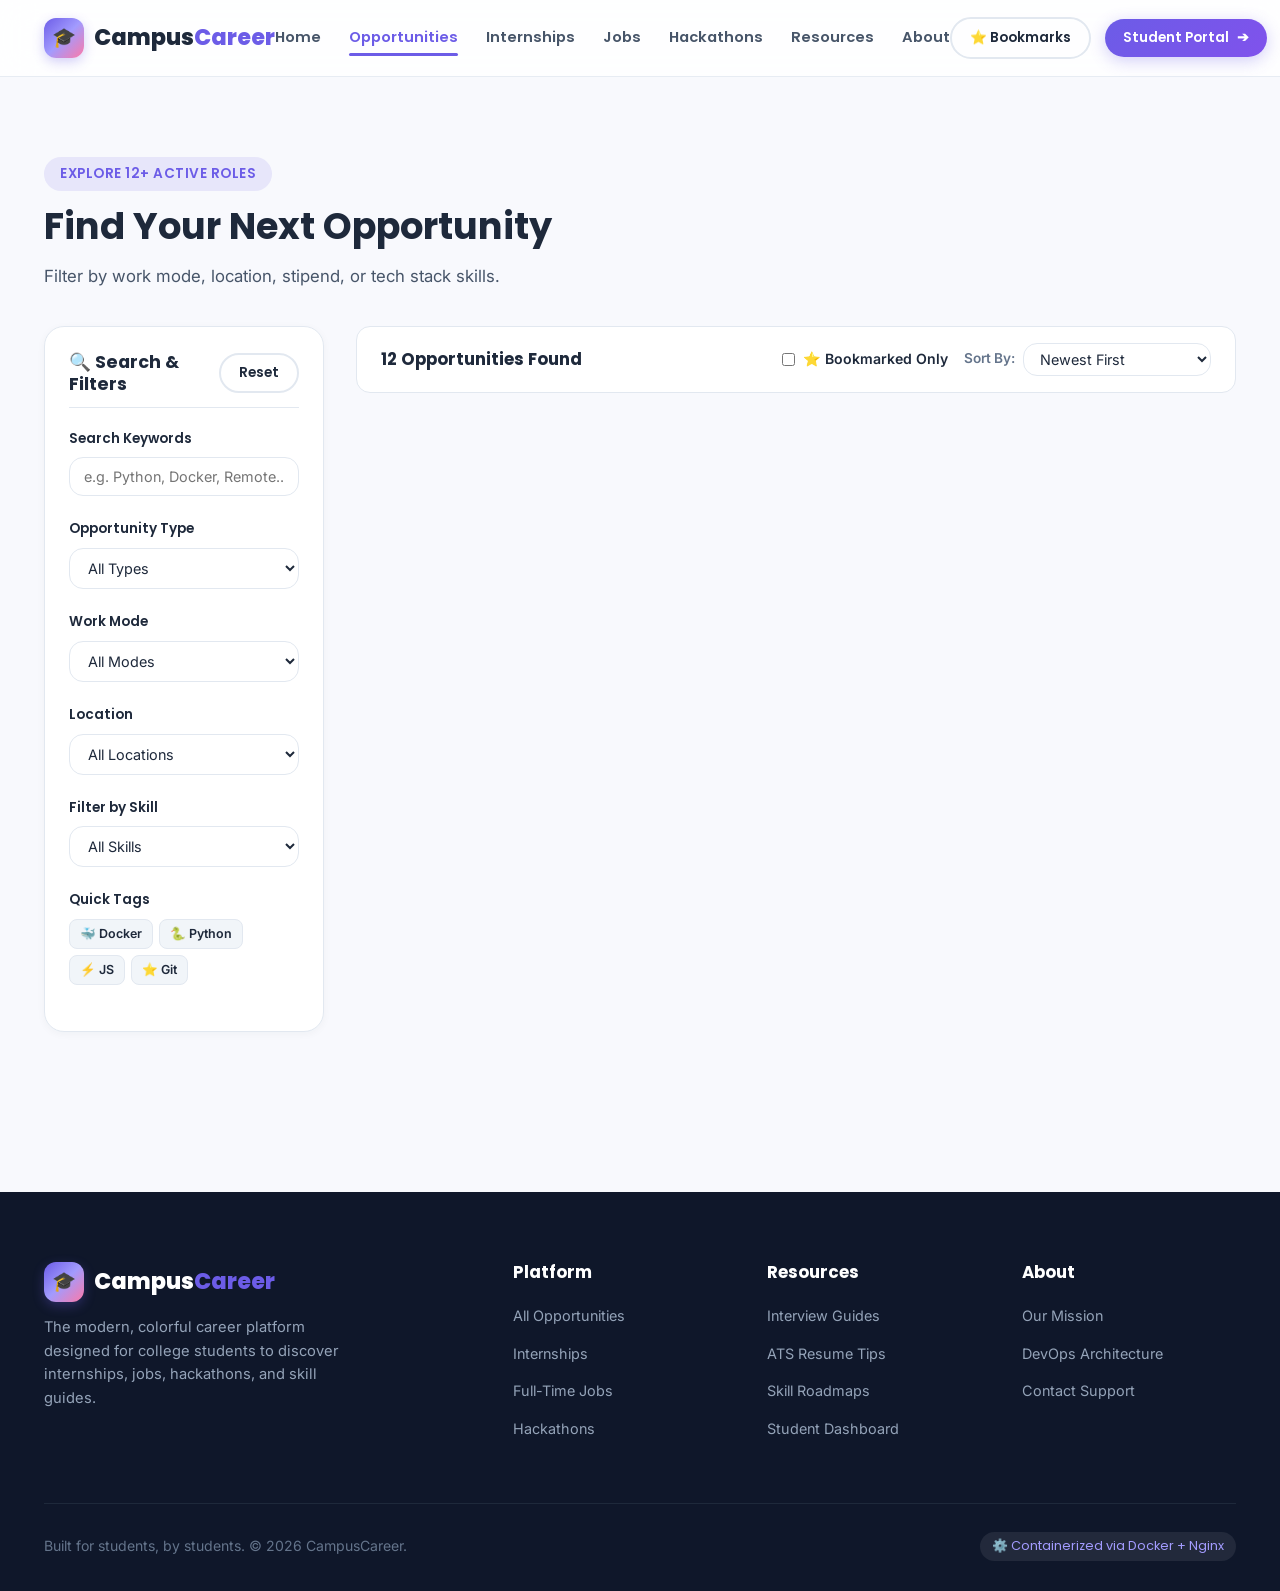
<file: opportunities.html>
<!DOCTYPE html>
<html lang="en">
<head>
  <meta charset="UTF-8">
  <meta name="viewport" content="width=device-width, initial-scale=1.0">
  <title>Opportunities | CampusCareer</title>
  <meta name="description" content="Explore paid student internships, full-time engineering jobs, and tech roles with instant multi-filter search and bookmarking.">

  <!-- Google Fonts -->
  <link rel="preconnect" href="https://fonts.googleapis.com">
  <link rel="preconnect" href="https://fonts.gstatic.com" crossorigin>
  <link href="https://fonts.googleapis.com/css2?family=Inter:wght@400;500;600;700&family=Poppins:wght@500;600;700;800&display=swap" rel="stylesheet">

  <!-- Stylesheets -->
  <link rel="stylesheet" href="css/style.css">
  <link rel="stylesheet" href="css/responsive.css">
  <link rel="stylesheet" href="css/animations.css">
</head>
<body>

  <!-- Navbar -->
  <header class="navbar">
    <div class="container nav-container">
      <a href="index.html" class="brand-logo" aria-label="CampusCareer Homepage">
        <div class="brand-logo-icon">🎓</div>
        <span>Campus<span class="brand-highlight">Career</span></span>
      </a>

      <nav class="nav-menu" id="navMenu" aria-label="Main Navigation">
        <a href="index.html" class="nav-link">Home</a>
        <a href="opportunities.html" class="nav-link active">Opportunities</a>
        <a href="opportunities.html?category=internships" class="nav-link">Internships</a>
        <a href="opportunities.html?category=jobs" class="nav-link">Jobs</a>
        <a href="opportunities.html?category=hackathons" class="nav-link">Hackathons</a>
        <a href="resources.html" class="nav-link">Resources</a>
        <a href="about.html" class="nav-link">About</a>
      </nav>

      <div class="nav-actions">
        <a href="opportunities.html?saved=true" class="btn btn-outline btn-sm" aria-label="Saved Bookmarks">
          ⭐ Bookmarks <span class="saved-count-badge" id="savedCountBadge" style="display:none;">0</span>
        </a>
        <a href="dashboard.html" class="btn btn-primary btn-sm">
          <span>Student Portal</span> ➔
        </a>
        <button class="nav-toggle" id="navToggle" aria-label="Toggle Navigation Menu" aria-expanded="false">
          <span></span>
          <span></span>
          <span></span>
        </button>
      </div>
    </div>
  </header>

  <main class="section">
    <div class="container">
      <!-- Page Title Header -->
      <div style="margin-bottom: 36px;">
        <span class="section-tag">Explore 12+ Active Roles</span>
        <h1 class="section-title" style="text-align: left;">Find Your Next Opportunity</h1>
        <p class="section-subtitle" style="text-align: left;">Filter by work mode, location, stipend, or tech stack skills.</p>
      </div>

      <!-- Main Layout: Sidebar Filters + Results -->
      <div class="filter-layout">
        
        <!-- Filter Sidebar -->
        <aside class="filter-sidebar" aria-label="Opportunity Filters">
          <div class="filter-header">
            <h3 class="filter-title">🔍 Search & Filters</h3>
            <button class="btn btn-sm btn-outline" id="resetFiltersBtn">Reset</button>
          </div>

          <!-- Keyword Filter -->
          <div class="filter-group">
            <label class="filter-label" for="searchInput">Search Keywords</label>
            <input type="text" id="searchInput" class="form-input" placeholder="e.g. Python, Docker, Remote...">
          </div>

          <!-- Category Filter -->
          <div class="filter-group">
            <label class="filter-label" for="typeFilter">Opportunity Type</label>
            <select id="typeFilter" class="form-select">
              <option value="all">All Types</option>
              <option value="internships">Internships</option>
              <option value="jobs">Full-Time Jobs</option>
              <option value="part-time">Part-Time Roles</option>
              <option value="campus">Campus Ambassador</option>
            </select>
          </div>

          <!-- Work Mode Filter -->
          <div class="filter-group">
            <label class="filter-label" for="modeFilter">Work Mode</label>
            <select id="modeFilter" class="form-select">
              <option value="all">All Modes</option>
              <option value="remote">Remote Only</option>
              <option value="hybrid">Hybrid</option>
              <option value="onsite">Onsite</option>
            </select>
          </div>

          <!-- Location Filter -->
          <div class="filter-group">
            <label class="filter-label" for="locationFilter">Location</label>
            <select id="locationFilter" class="form-select">
              <option value="all">All Locations</option>
              <option value="Bengaluru">Bengaluru</option>
              <option value="Hyderabad">Hyderabad</option>
              <option value="Pune">Pune</option>
              <option value="Mumbai">Mumbai</option>
              <option value="Gurugram">Gurugram</option>
            </select>
          </div>

          <!-- Skill Tags Filter -->
          <div class="filter-group">
            <label class="filter-label" for="skillFilter">Filter by Skill</label>
            <select id="skillFilter" class="form-select">
              <option value="all">All Skills</option>
              <option value="JavaScript">JavaScript</option>
              <option value="Python">Python</option>
              <option value="Docker">Docker</option>
              <option value="Git">Git & GitHub</option>
              <option value="Linux">Linux</option>
              <option value="SQL">SQL</option>
              <option value="UI/UX">UI/UX Figma</option>
            </select>
          </div>

          <!-- Quick Skill Tag Pills -->
          <div class="filter-group">
            <label class="filter-label">Quick Tags</label>
            <div style="display: flex; flex-wrap: wrap; gap: 6px;">
              <span class="skill-tag skill-tag-pill" data-skill="Docker" style="cursor:pointer;">🐳 Docker</span>
              <span class="skill-tag skill-tag-pill" data-skill="Python" style="cursor:pointer;">🐍 Python</span>
              <span class="skill-tag skill-tag-pill" data-skill="JavaScript" style="cursor:pointer;">⚡ JS</span>
              <span class="skill-tag skill-tag-pill" data-skill="Git" style="cursor:pointer;">⭐ Git</span>
            </div>
          </div>
        </aside>

        <!-- Main Results Grid Area -->
        <section>
          <!-- Results Top Controls -->
          <div class="results-top-bar">
            <div id="resultsCount" style="font-family: var(--font-heading); font-weight: 700; font-size: 1.05rem;">
              0 Opportunities Found
            </div>

            <div style="display: flex; align-items: center; gap: 16px; flex-wrap: wrap;">
              <label class="saved-toggle-wrapper">
                <input type="checkbox" id="savedOnlyToggle">
                <span>⭐ Bookmarked Only</span>
              </label>

              <div style="display: flex; align-items: center; gap: 8px;">
                <label for="sortSelect" style="font-size: 0.85rem; font-weight: 600; color: var(--text-muted);">Sort By:</label>
                <select id="sortSelect" class="form-select" style="width: auto; padding: 6px 12px;">
                  <option value="newest">Newest First</option>
                  <option value="stipend-high">Stipend: High to Low</option>
                  <option value="deadline">Apply Deadline</option>
                </select>
              </div>
            </div>
          </div>

          <!-- Dynamic Cards Container -->
          <div class="grid-2" id="opportunitiesGrid">
            <!-- Rendered by js/opportunities.js -->
          </div>

          <!-- Empty State Box -->
          <div class="empty-state" id="emptyState" style="display: none;">
            <div class="empty-state-icon">😭</div>
            <h3 class="empty-state-title">No opportunities found</h3>
            <p class="empty-state-desc">Try changing or resetting your search keywords and filters.</p>
            <button class="btn btn-primary" onclick="resetAllFilters()">Reset All Filters</button>
          </div>
        </section>

      </div>
    </div>
  </main>

  <!-- Details Modal -->
  <div class="modal-overlay" id="detailsModal">
    <div class="modal-container">
      <button class="modal-close-btn" id="modalCloseBtn" aria-label="Close modal">✕</button>
      <div id="modalContent">
        <!-- Content inserted dynamically -->
      </div>
    </div>
  </div>

  <!-- Footer -->
  <footer class="footer">
    <div class="container">
      <div class="footer-grid">
        <div class="footer-brand">
          <a href="index.html" class="brand-logo" style="color:#FFF;">
            <div class="brand-logo-icon">🎓</div>
            <span>Campus<span class="brand-highlight">Career</span></span>
          </a>
          <p>The modern, colorful career platform designed for college students to discover internships, jobs, hackathons, and skill guides.</p>
        </div>

        <div>
          <h4 class="footer-title">Platform</h4>
          <ul class="footer-links">
            <li><a href="opportunities.html">All Opportunities</a></li>
            <li><a href="opportunities.html?category=internships">Internships</a></li>
            <li><a href="opportunities.html?category=jobs">Full-Time Jobs</a></li>
            <li><a href="opportunities.html?category=hackathons">Hackathons</a></li>
          </ul>
        </div>

        <div>
          <h4 class="footer-title">Resources</h4>
          <ul class="footer-links">
            <li><a href="resources.html">Interview Guides</a></li>
            <li><a href="resources.html">ATS Resume Tips</a></li>
            <li><a href="resources.html#skillsExplorer">Skill Roadmaps</a></li>
            <li><a href="dashboard.html">Student Dashboard</a></li>
          </ul>
        </div>

        <div>
          <h4 class="footer-title">About</h4>
          <ul class="footer-links">
            <li><a href="about.html">Our Mission</a></li>
            <li><a href="about.html#devops">DevOps Architecture</a></li>
            <li><a href="about.html">Contact Support</a></li>
          </ul>
        </div>
      </div>

      <div class="footer-bottom">
        <div>Built for students, by students. © 2026 CampusCareer.</div>
        <div class="devops-badge">
          <span>⚙️ Containerized via Docker + Nginx</span>
        </div>
      </div>
    </div>
  </footer>

  <!-- Scripts -->
  <script src="js/data.js"></script>
  <script src="js/storage.js"></script>
  <script src="js/main.js"></script>
  <script src="js/opportunities.js"></script>

</body>
</html>
</file>
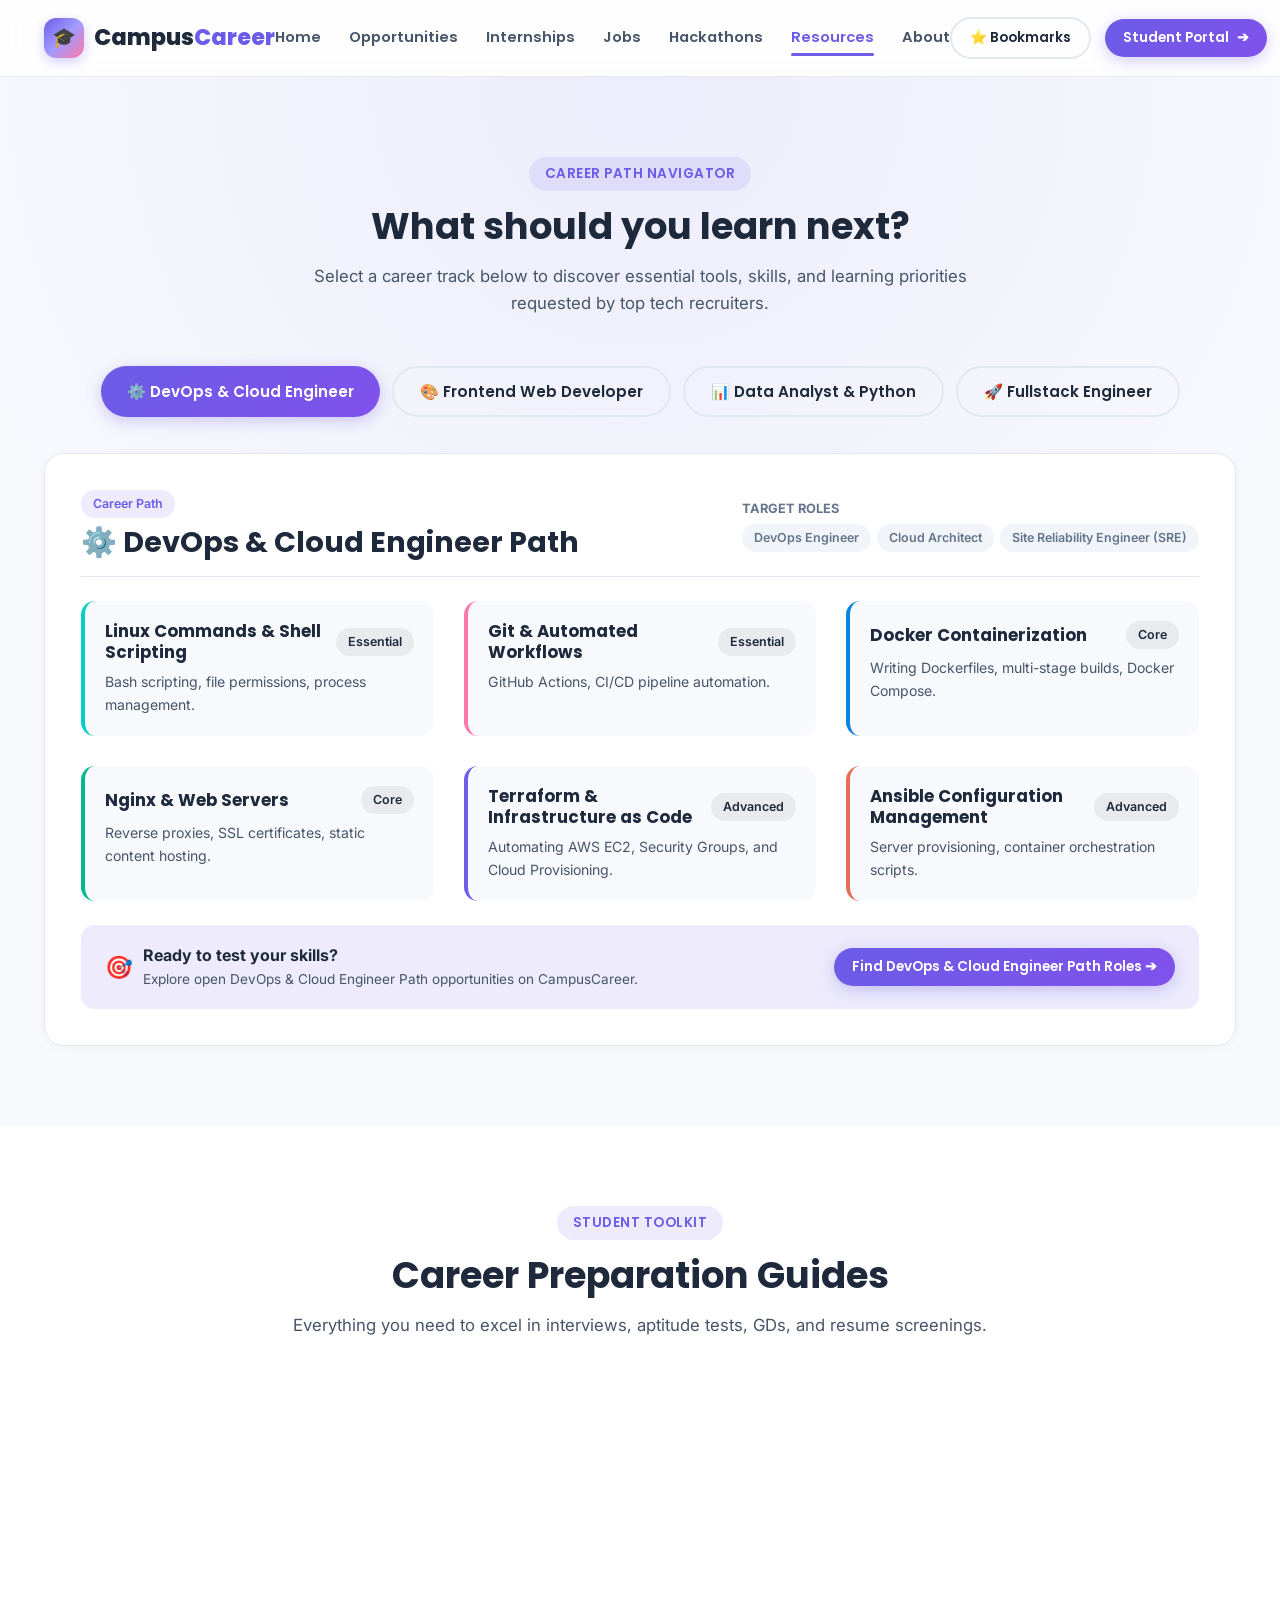
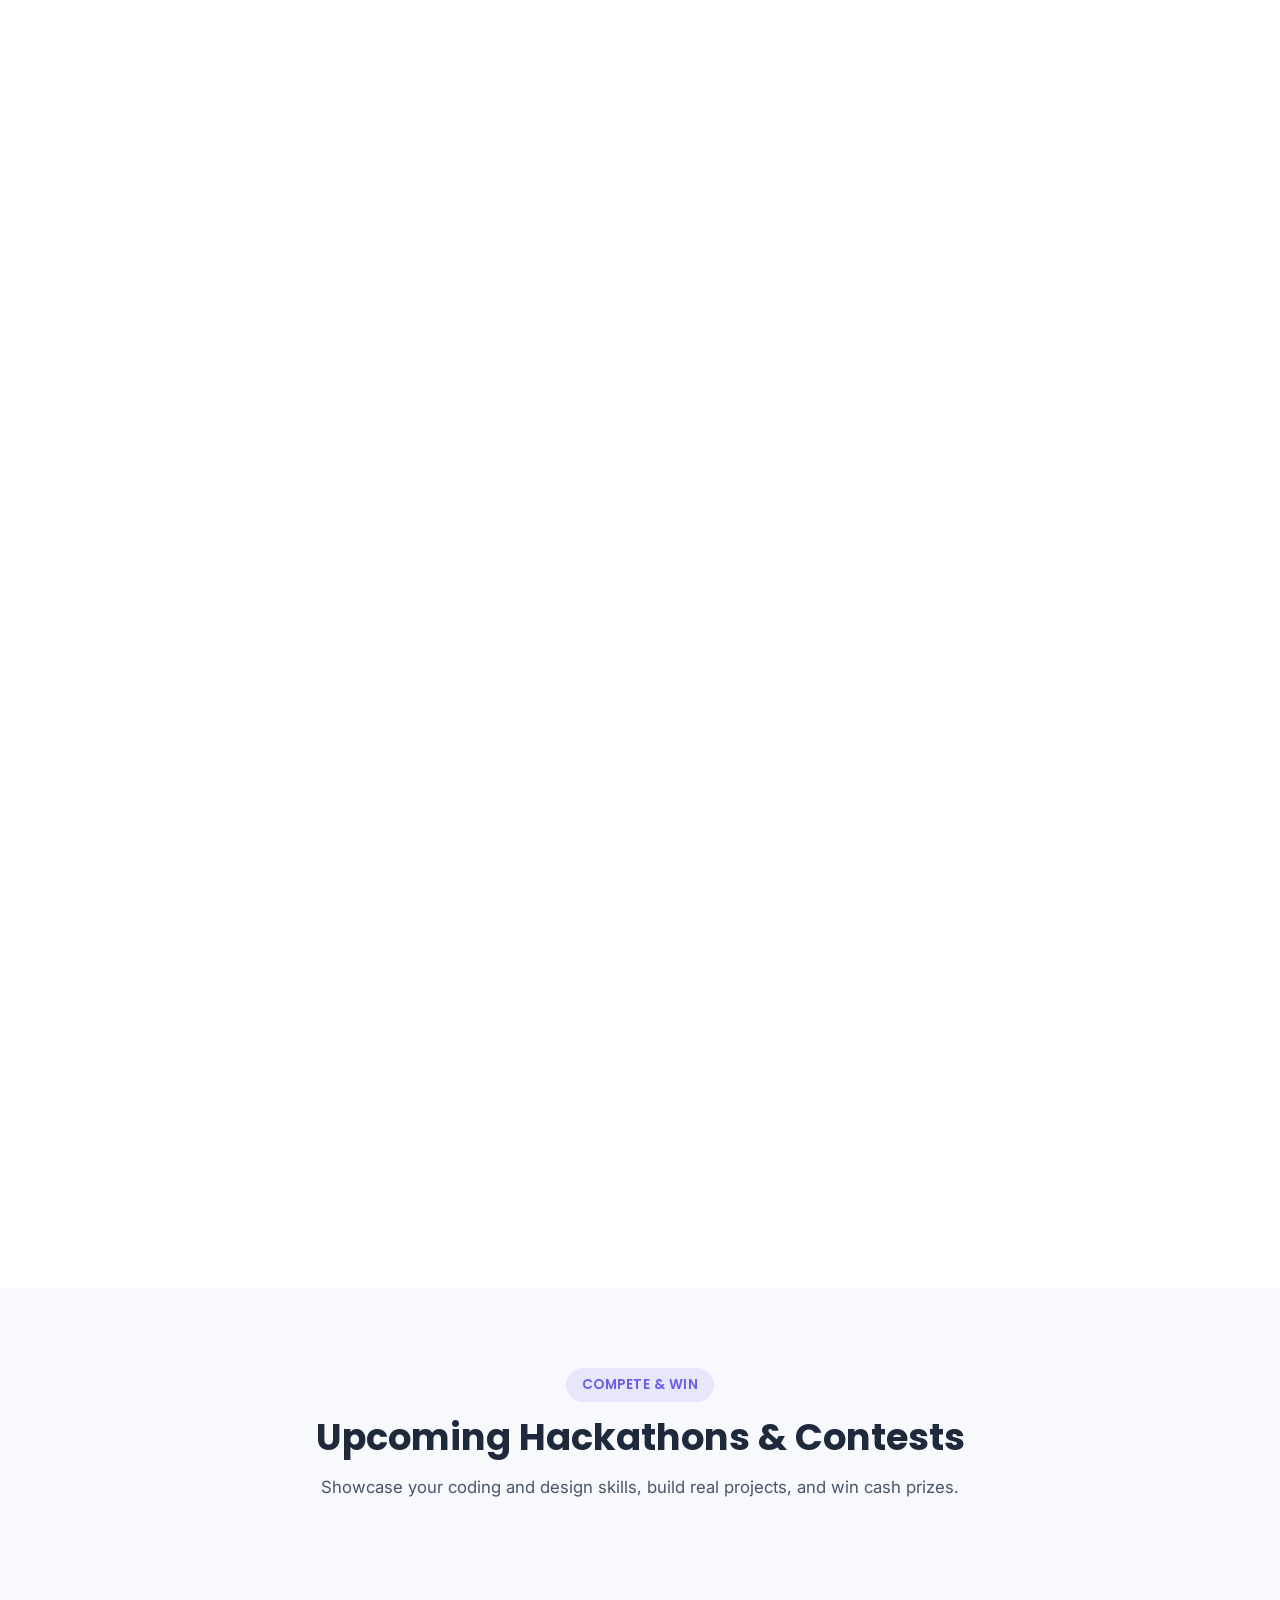
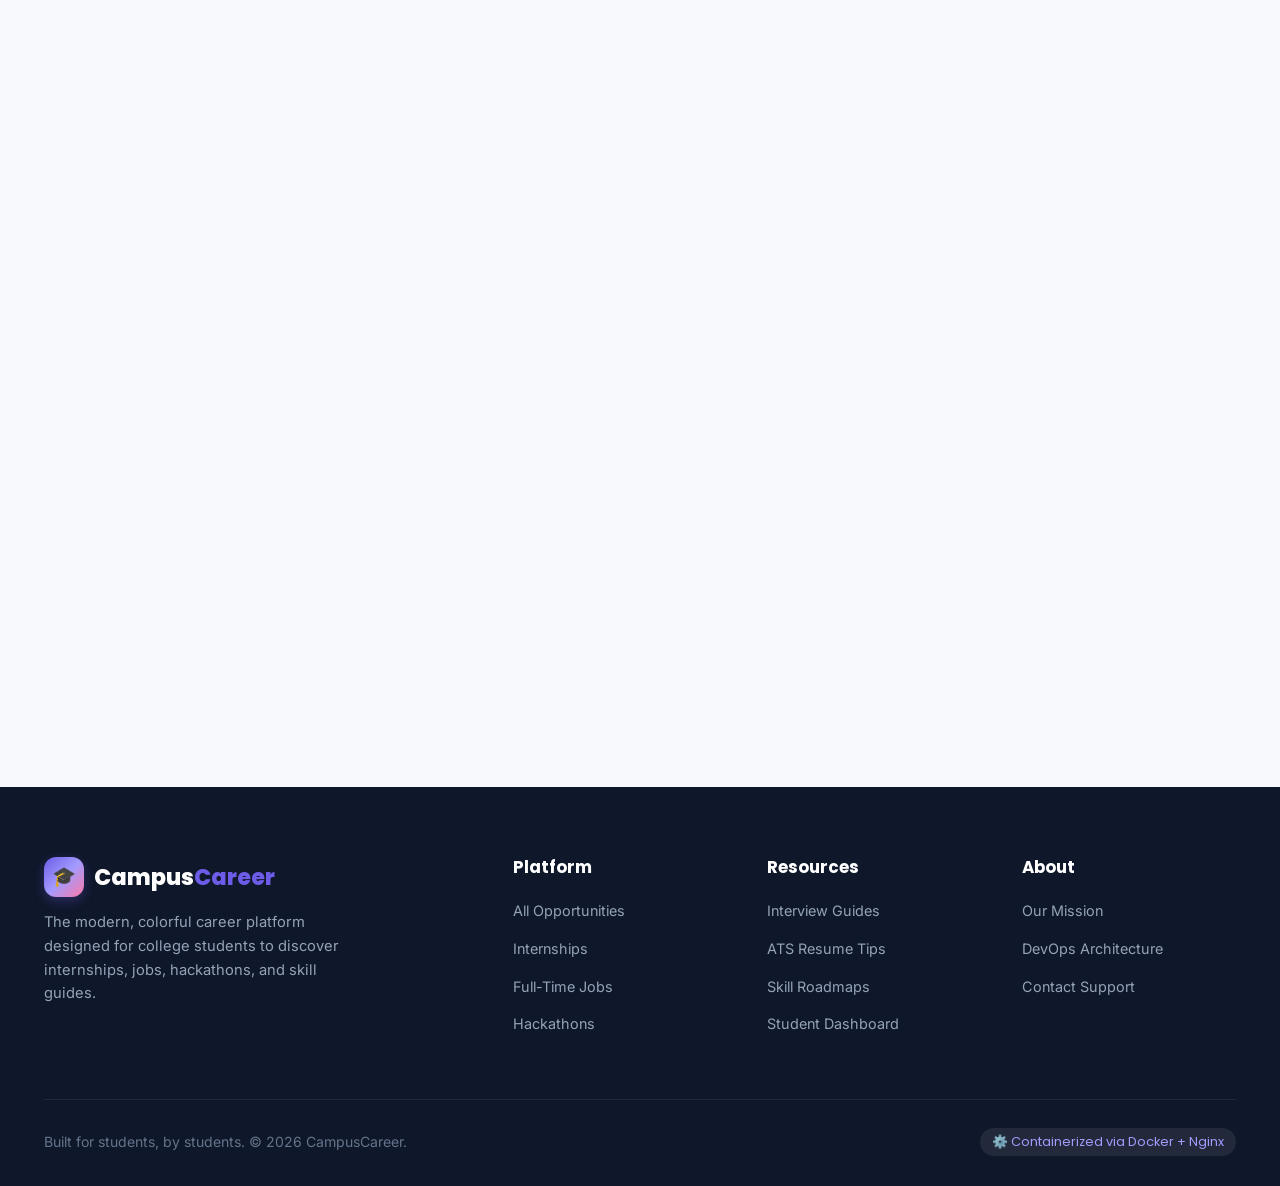
<file: resources.html>
<!DOCTYPE html>
<html lang="en">
<head>
  <meta charset="UTF-8">
  <meta name="viewport" content="width=device-width, initial-scale=1.0">
  <title>Career Resources & Skill Recommendations | CampusCareer</title>
  <meta name="description" content="Prepare for campus placement drives, technical interviews, resume building, and explore recommended skill roadmaps for DevOps, Frontend, Data, and Software Engineering.">

  <!-- Google Fonts -->
  <link rel="preconnect" href="https://fonts.googleapis.com">
  <link rel="preconnect" href="https://fonts.gstatic.com" crossorigin>
  <link href="https://fonts.googleapis.com/css2?family=Inter:wght@400;500;600;700&family=Poppins:wght@500;600;700;800&display=swap" rel="stylesheet">

  <!-- Stylesheets -->
  <link rel="stylesheet" href="css/style.css">
  <link rel="stylesheet" href="css/responsive.css">
  <link rel="stylesheet" href="css/animations.css">
</head>
<body>

  <!-- Navbar -->
  <header class="navbar">
    <div class="container nav-container">
      <a href="index.html" class="brand-logo" aria-label="CampusCareer Homepage">
        <div class="brand-logo-icon">🎓</div>
        <span>Campus<span class="brand-highlight">Career</span></span>
      </a>

      <nav class="nav-menu" id="navMenu" aria-label="Main Navigation">
        <a href="index.html" class="nav-link">Home</a>
        <a href="opportunities.html" class="nav-link">Opportunities</a>
        <a href="opportunities.html?category=internships" class="nav-link">Internships</a>
        <a href="opportunities.html?category=jobs" class="nav-link">Jobs</a>
        <a href="opportunities.html?category=hackathons" class="nav-link">Hackathons</a>
        <a href="resources.html" class="nav-link active">Resources</a>
        <a href="about.html" class="nav-link">About</a>
      </nav>

      <div class="nav-actions">
        <a href="opportunities.html?saved=true" class="btn btn-outline btn-sm" aria-label="Saved Bookmarks">
          ⭐ Bookmarks <span class="saved-count-badge" id="savedCountBadge" style="display:none;">0</span>
        </a>
        <a href="dashboard.html" class="btn btn-primary btn-sm">
          <span>Student Portal</span> ➔
        </a>
        <button class="nav-toggle" id="navToggle" aria-label="Toggle Navigation Menu" aria-expanded="false">
          <span></span>
          <span></span>
          <span></span>
        </button>
      </div>
    </div>
  </header>

  <main>
    <!-- Section 1: Skill Recommendation Explorer ("What should you learn next?") -->
    <section class="section" id="skillsExplorer" style="background: radial-gradient(circle at 50% 0%, rgba(108, 92, 231, 0.08) 0%, transparent 60%);">
      <div class="container">
        <div class="section-header">
          <span class="section-tag">Career Path Navigator</span>
          <h1 class="section-title">What should you learn next?</h1>
          <p class="section-subtitle">Select a career track below to discover essential tools, skills, and learning priorities requested by top tech recruiters.</p>
        </div>

        <!-- Path Selector Buttons -->
        <div style="display: flex; justify-content: center; gap: 12px; flex-wrap: wrap; margin-bottom: 36px;">
          <button class="btn btn-primary path-tab-btn active" data-path="devops">⚙️ DevOps & Cloud Engineer</button>
          <button class="btn btn-outline path-tab-btn" data-path="frontend">🎨 Frontend Web Developer</button>
          <button class="btn btn-outline path-tab-btn" data-path="data">📊 Data Analyst & Python</button>
          <button class="btn btn-outline path-tab-btn" data-path="fullstack">🚀 Fullstack Engineer</button>
        </div>

        <!-- Skill Recommendations Display Card -->
        <div class="card" id="pathDisplayCard" style="background: #FFFFFF; padding: 36px;">
          <!-- Dynamically populated via script -->
        </div>
      </div>
    </section>

    <!-- Section 2: Career Preparation Guides Grid -->
    <section class="section" style="background: #FFFFFF; border-y: 1px solid var(--border-color);">
      <div class="container">
        <div class="section-header">
          <span class="section-tag">Student Toolkit</span>
          <h2 class="section-title">Career Preparation Guides</h2>
          <p class="section-subtitle">Everything you need to excel in interviews, aptitude tests, GDs, and resume screenings.</p>
        </div>

        <div class="grid-2" id="resourcesGrid">
          <!-- Rendered dynamically or via template below -->
        </div>
      </div>
    </section>

    <!-- Section 3: Upcoming Hackathons & Coding Contests -->
    <section class="section">
      <div class="container">
        <div class="section-header">
          <span class="section-tag">Compete & Win</span>
          <h2 class="section-title">Upcoming Hackathons & Contests</h2>
          <p class="section-subtitle">Showcase your coding and design skills, build real projects, and win cash prizes.</p>
        </div>

        <div class="grid-2" id="hackathonsGrid">
          <!-- Rendered dynamically -->
        </div>
      </div>
    </section>
  </main>

  <!-- Footer -->
  <footer class="footer">
    <div class="container">
      <div class="footer-grid">
        <div class="footer-brand">
          <a href="index.html" class="brand-logo" style="color:#FFF;">
            <div class="brand-logo-icon">🎓</div>
            <span>Campus<span class="brand-highlight">Career</span></span>
          </a>
          <p>The modern, colorful career platform designed for college students to discover internships, jobs, hackathons, and skill guides.</p>
        </div>

        <div>
          <h4 class="footer-title">Platform</h4>
          <ul class="footer-links">
            <li><a href="opportunities.html">All Opportunities</a></li>
            <li><a href="opportunities.html?category=internships">Internships</a></li>
            <li><a href="opportunities.html?category=jobs">Full-Time Jobs</a></li>
            <li><a href="opportunities.html?category=hackathons">Hackathons</a></li>
          </ul>
        </div>

        <div>
          <h4 class="footer-title">Resources</h4>
          <ul class="footer-links">
            <li><a href="resources.html">Interview Guides</a></li>
            <li><a href="resources.html">ATS Resume Tips</a></li>
            <li><a href="resources.html#skillsExplorer">Skill Roadmaps</a></li>
            <li><a href="dashboard.html">Student Dashboard</a></li>
          </ul>
        </div>

        <div>
          <h4 class="footer-title">About</h4>
          <ul class="footer-links">
            <li><a href="about.html">Our Mission</a></li>
            <li><a href="about.html#devops">DevOps Architecture</a></li>
            <li><a href="about.html">Contact Support</a></li>
          </ul>
        </div>
      </div>

      <div class="footer-bottom">
        <div>Built for students, by students. © 2026 CampusCareer.</div>
        <div class="devops-badge">
          <span>⚙️ Containerized via Docker + Nginx</span>
        </div>
      </div>
    </div>
  </footer>

  <!-- Scripts -->
  <script src="js/data.js"></script>
  <script src="js/storage.js"></script>
  <script src="js/main.js"></script>
  <script>
    document.addEventListener('DOMContentLoaded', () => {
      renderPathExplorer('devops');
      renderResourcesList();
      renderHackathonsList();

      // Tab switcher
      const tabBtns = document.querySelectorAll('.path-tab-btn');
      tabBtns.forEach(btn => {
        btn.addEventListener('click', () => {
          tabBtns.forEach(b => {
            b.classList.remove('active', 'btn-primary');
            b.classList.add('btn-outline');
          });
          btn.classList.add('active', 'btn-primary');
          btn.classList.remove('btn-outline');
          const pathKey = btn.getAttribute('data-path');
          renderPathExplorer(pathKey);
        });
      });
    });

    function renderPathExplorer(pathKey) {
      const card = document.getElementById('pathDisplayCard');
      const data = CAMPUS_DATA.skillPaths[pathKey];
      if (!card || !data) return;

      card.innerHTML = `
        <div style="display: flex; align-items: center; justify-content: space-between; margin-bottom: 24px; padding-bottom: 16px; border-bottom: 1px solid var(--border-color); flex-wrap: wrap; gap: 12px;">
          <div>
            <span class="badge badge-type" style="margin-bottom: 6px;">Career Path</span>
            <h2 style="font-size: 1.8rem; font-family: var(--font-heading);">${data.icon} ${data.title}</h2>
          </div>
          <div>
            <div style="font-size: 0.8rem; font-weight: 700; color: var(--text-muted); text-transform: uppercase;">Target Roles</div>
            <div style="display: flex; gap: 6px; margin-top: 4px;">
              ${data.targetRoles.map(r => `<span class="badge badge-location">${r}</span>`).join('')}
            </div>
          </div>
        </div>

        <div class="grid-3" style="margin-bottom: 24px;">
          ${data.skills.map(s => `
            <div style="background: #F8F9FD; padding: 20px; border-radius: var(--radius-md); border-left: 4px solid ${s.color};">
              <div style="display: flex; justify-content: space-between; align-items: center; margin-bottom: 8px;">
                <h4 style="font-size: 1.05rem;">${s.name}</h4>
                <span class="badge" style="background: rgba(0,0,0,0.06); color: var(--text-dark);">${s.level}</span>
              </div>
              <p style="font-size: 0.88rem; color: var(--text-body);">${s.desc}</p>
            </div>
          `).join('')}
        </div>

        <div style="background: var(--accent-purple-light); padding: 18px 24px; border-radius: var(--radius-md); display: flex; align-items: center; justify-content: space-between; flex-wrap: wrap; gap: 12px;">
          <div style="display: flex; align-items: center; gap: 10px;">
            <span style="font-size: 1.4rem;">🎯</span>
            <div>
              <strong>Ready to test your skills?</strong>
              <div style="font-size: 0.85rem; color: var(--text-body);">Explore open ${data.title} opportunities on CampusCareer.</div>
            </div>
          </div>
          <a href="opportunities.html" class="btn btn-sm btn-primary">Find ${data.title} Roles ➔</a>
        </div>
      `;
    }

    function renderResourcesList() {
      const container = document.getElementById('resourcesGrid');
      if (!container) return;

      container.innerHTML = CAMPUS_DATA.resources.map(res => `
        <article class="card reveal-on-scroll">
          <div style="display: flex; align-items: center; gap: 16px; margin-bottom: 16px;">
            <div style="width: 52px; height: 52px; border-radius: 16px; background: rgba(108, 92, 231, 0.1); display: flex; align-items: center; justify-content: center; font-size: 1.6rem; color: ${res.color};">
              ${res.icon}
            </div>
            <div>
              <span class="badge" style="background: rgba(0,0,0,0.06); color: var(--text-dark);">${res.category}</span>
              <h3 style="font-size: 1.2rem; margin-top: 4px;">${res.title}</h3>
            </div>
          </div>
          <p style="color: var(--text-body); font-size: 0.92rem; margin-bottom: 16px;">${res.summary}</p>
          <ul class="modal-list" style="margin-bottom: 20px; font-size: 0.88rem;">
            ${res.bulletPoints.map(b => `<li>${b}</li>`).join('')}
          </ul>
          <button class="btn btn-sm btn-outline" onclick="window.showToast('Guide downloaded! Check your downloads.', 'success')">
            📥 Read & Download Guide PDF
          </button>
        </article>
      `).join('');
    }

    function renderHackathonsList() {
      const container = document.getElementById('hackathonsGrid');
      if (!container) return;

      container.innerHTML = CAMPUS_DATA.hackathons.map(hack => `
        <article class="hackathon-card card reveal-on-scroll">
          <span class="hack-prize-badge">🏆 Prize: ${hack.prizePool}</span>
          <div>
            <span class="badge badge-type" style="margin-bottom: 8px;">${hack.mode} Hackathon</span>
            <h3 style="font-size: 1.3rem; margin-bottom: 6px;">${hack.name}</h3>
            <div style="font-size: 0.88rem; color: var(--text-muted); margin-bottom: 14px;">
              Organized by: <strong>${hack.organizer}</strong> • Date: <strong>${hack.date}</strong>
            </div>
            <p style="font-size: 0.9rem; color: var(--text-body); margin-bottom: 18px;">${hack.description}</p>
            <div class="card-skills" style="margin-bottom: 20px;">
              ${hack.tags.map(t => `<span class="skill-tag">${t}</span>`).join('')}
            </div>
          </div>
          <div style="display: flex; align-items: center; justify-content: space-between; padding-top: 14px; border-top: 1px solid var(--border-color);">
            <div style="font-size: 0.8rem; color: var(--text-muted);">Deadline: <strong>${hack.deadline}</strong></div>
            <button class="btn btn-sm btn-primary" onclick="window.showToast('Registration submitted for ${hack.name}!', 'success')">
              Register Team 🚀
            </button>
          </div>
        </article>
      `).join('');
    }
  </script>
</body>
</html>
</file>
<file: css/style.css>
/* ==========================================================================
   CampusCareer - Core Design System & Styling
   Gen-Z Startup Aesthetic: Clean Light Background, High Contrast Text,
   Vibrant Accents (Violet, Pink, Blue, Yellow, Orange), Glassmorphism, Rounded Cards
   ========================================================================== */

@import url('https://fonts.googleapis.com/css2?family=Inter:wght@400;500;600;700&family=Poppins:wght@500;600;700;800&display=swap');

:root {
  /* Color Palette */
  --bg-primary: #F8F9FD;
  --bg-card: #FFFFFF;
  --bg-glass: rgba(255, 255, 255, 0.85);
  --border-color: #E2E8F0;
  --border-hover: #CBD5E1;

  --text-dark: #1E293B;
  --text-body: #475569;
  --text-muted: #64748B;
  --text-light: #94A3B8;

  /* Accent Colors */
  --accent-purple: #6C5CE7;
  --accent-purple-light: rgba(108, 92, 231, 0.12);
  --accent-pink: #FD79A8;
  --accent-pink-light: rgba(253, 121, 168, 0.12);
  --accent-blue: #0984E3;
  --accent-blue-light: rgba(9, 132, 227, 0.12);
  --accent-yellow: #FDCB6E;
  --accent-yellow-light: rgba(253, 203, 110, 0.2);
  --accent-orange: #E17055;
  --accent-teal: #00CEC9;
  --accent-green: #00B894;

  /* Gradients */
  --grad-hero: linear-gradient(135deg, #6C5CE7 0%, #a29bfe 50%, #FD79A8 100%);
  --grad-card-accent: linear-gradient(135deg, rgba(108, 92, 231, 0.05), rgba(253, 121, 168, 0.05));
  --grad-btn-primary: linear-gradient(135deg, #6C5CE7, #8052EC);
  --grad-badge: linear-gradient(135deg, #FF7675, #FD79A8);

  /* Shadows & Elevation */
  --shadow-sm: 0 2px 8px rgba(30, 41, 59, 0.04);
  --shadow-md: 0 8px 24px rgba(108, 92, 231, 0.08);
  --shadow-lg: 0 16px 40px rgba(30, 41, 59, 0.12);
  --shadow-glow: 0 0 20px rgba(108, 92, 231, 0.35);

  /* Typography */
  --font-heading: 'Poppins', -apple-system, BlinkMacSystemFont, sans-serif;
  --font-body: 'Inter', -apple-system, BlinkMacSystemFont, sans-serif;

  /* Border Radius */
  --radius-sm: 8px;
  --radius-md: 14px;
  --radius-lg: 20px;
  --radius-xl: 28px;
  --radius-pill: 9999px;

  --transition-fast: 0.2s cubic-bezier(0.4, 0, 0.2, 1);
  --transition-smooth: 0.35s cubic-bezier(0.34, 1.56, 0.64, 1);
}

/* Base Resets */
*, *::before, *::after {
  box-sizing: border-box;
  margin: 0;
  padding: 0;
}

html {
  scroll-behavior: smooth;
  font-size: 16px;
}

body {
  font-family: var(--font-body);
  background-color: var(--bg-primary);
  color: var(--text-dark);
  line-height: 1.6;
  overflow-x: hidden;
  -webkit-font-smoothing: antialiased;
}

h1, h2, h3, h4, h5, h6 {
  font-family: var(--font-heading);
  color: var(--text-dark);
  font-weight: 700;
  line-height: 1.25;
}

a {
  color: var(--accent-purple);
  text-decoration: none;
  transition: var(--transition-fast);
}

a:hover {
  color: var(--accent-pink);
}

ul {
  list-style: none;
}

img, svg {
  max-width: 100%;
  height: auto;
  display: block;
}

/* Container */
.container {
  width: 100%;
  max-width: 1240px;
  margin: 0 auto;
  padding: 0 24px;
}

.section {
  padding: 80px 0;
}

.section-header {
  text-align: center;
  max-width: 700px;
  margin: 0 auto 50px;
}

.section-tag {
  display: inline-block;
  padding: 6px 16px;
  background: var(--accent-purple-light);
  color: var(--accent-purple);
  font-family: var(--font-heading);
  font-weight: 600;
  font-size: 0.85rem;
  border-radius: var(--radius-pill);
  margin-bottom: 12px;
  letter-spacing: 0.5px;
  text-transform: uppercase;
}

.section-title {
  font-size: 2.3rem;
  margin-bottom: 14px;
}

.section-subtitle {
  color: var(--text-body);
  font-size: 1.05rem;
}

/* Grid Utilities */
.grid-2 { display: grid; grid-template-columns: repeat(2, 1fr); gap: 30px; }
.grid-3 { display: grid; grid-template-columns: repeat(3, 1fr); gap: 30px; }
.grid-4 { display: grid; grid-template-columns: repeat(4, 1fr); gap: 24px; }

/* Buttons */
.btn {
  display: inline-flex;
  align-items: center;
  justify-content: center;
  gap: 8px;
  padding: 12px 26px;
  font-family: var(--font-heading);
  font-weight: 600;
  font-size: 0.95rem;
  border-radius: var(--radius-pill);
  border: none;
  cursor: pointer;
  transition: all var(--transition-fast);
  text-decoration: none;
  white-space: nowrap;
}

.btn-primary {
  background: var(--grad-btn-primary);
  color: #FFFFFF !important;
  box-shadow: 0 4px 16px rgba(108, 92, 231, 0.3);
}

.btn-primary:hover {
  transform: translateY(-2px);
  box-shadow: 0 8px 24px rgba(108, 92, 231, 0.45);
  color: #FFFFFF;
}

.btn-secondary {
  background: #1E293B;
  color: #FFFFFF !important;
}

.btn-secondary:hover {
  background: #0F172A;
  transform: translateY(-2px);
}

.btn-outline {
  background: transparent;
  color: var(--text-dark);
  border: 2px solid var(--border-color);
}

.btn-outline:hover {
  border-color: var(--accent-purple);
  color: var(--accent-purple);
  background: var(--accent-purple-light);
}

.btn-sm {
  padding: 8px 18px;
  font-size: 0.85rem;
}

.btn-lg {
  padding: 16px 36px;
  font-size: 1.05rem;
}

/* Badges */
.badge {
  display: inline-flex;
  align-items: center;
  gap: 4px;
  padding: 4px 12px;
  font-size: 0.78rem;
  font-weight: 600;
  border-radius: var(--radius-pill);
}

.badge-type { background: var(--accent-purple-light); color: var(--accent-purple); }
.badge-mode-remote { background: rgba(0, 184, 148, 0.12); color: var(--accent-green); }
.badge-mode-hybrid { background: rgba(253, 203, 110, 0.2); color: #B7791F; }
.badge-mode-onsite { background: rgba(9, 132, 227, 0.12); color: var(--accent-blue); }
.badge-location { background: #F1F5F9; color: var(--text-muted); }

/* Card Component Base */
.card {
  background: var(--bg-card);
  border: 1px solid var(--border-color);
  border-radius: var(--radius-lg);
  padding: 28px;
  box-shadow: var(--shadow-sm);
  transition: all var(--transition-fast);
  position: relative;
  overflow: hidden;
}

.card:hover {
  transform: translateY(-4px);
  box-shadow: var(--shadow-md);
  border-color: rgba(108, 92, 231, 0.3);
}

/* Navbar */
.navbar {
  position: sticky;
  top: 0;
  z-index: 1000;
  background: var(--bg-glass);
  backdrop-filter: blur(16px);
  -webkit-backdrop-filter: blur(16px);
  border-bottom: 1px solid rgba(226, 232, 240, 0.8);
  transition: all var(--transition-fast);
}

.navbar.scrolled {
  box-shadow: var(--shadow-sm);
  background: rgba(255, 255, 255, 0.95);
}

.nav-container {
  display: flex;
  align-items: center;
  justify-content: space-between;
  height: 76px;
}

.brand-logo {
  display: flex;
  align-items: center;
  gap: 10px;
  font-family: var(--font-heading);
  font-size: 1.4rem;
  font-weight: 800;
  color: var(--text-dark);
  text-decoration: none;
}

.brand-logo-icon {
  width: 40px;
  height: 40px;
  background: var(--grad-hero);
  border-radius: 12px;
  display: flex;
  align-items: center;
  justify-content: center;
  color: #FFFFFF;
  font-size: 1.2rem;
  box-shadow: 0 4px 12px rgba(108, 92, 231, 0.3);
}

.brand-highlight {
  color: var(--accent-purple);
}

.nav-menu {
  display: flex;
  align-items: center;
  gap: 28px;
}

.nav-link {
  font-family: var(--font-heading);
  font-weight: 600;
  font-size: 0.92rem;
  color: var(--text-body);
  position: relative;
  padding: 6px 0;
}

.nav-link:hover, .nav-link.active {
  color: var(--accent-purple);
}

.nav-link.active::after {
  content: '';
  position: absolute;
  bottom: 0;
  left: 0;
  width: 100%;
  height: 3px;
  background: var(--accent-purple);
  border-radius: var(--radius-pill);
}

.nav-actions {
  display: flex;
  align-items: center;
  gap: 14px;
}

.saved-count-badge {
  background: var(--accent-pink);
  color: #FFFFFF;
  font-size: 0.75rem;
  font-weight: 700;
  padding: 2px 7px;
  border-radius: var(--radius-pill);
  margin-left: 4px;
}

.nav-toggle {
  display: none;
  background: transparent;
  border: none;
  cursor: pointer;
  padding: 8px;
  flex-direction: column;
  gap: 5px;
}

.nav-toggle span {
  width: 24px;
  height: 2.5px;
  background: var(--text-dark);
  border-radius: 2px;
  transition: var(--transition-fast);
}

/* Hero Section */
.hero-section {
  padding: 70px 0 90px;
  position: relative;
  overflow: hidden;
  background: radial-gradient(circle at 80% 20%, rgba(108, 92, 231, 0.08) 0%, transparent 40%),
              radial-gradient(circle at 10% 80%, rgba(253, 121, 168, 0.08) 0%, transparent 40%);
}

.hero-grid {
  display: grid;
  grid-template-columns: 1.1fr 0.9fr;
  gap: 40px;
  align-items: center;
}

.hero-badge {
  display: inline-flex;
  align-items: center;
  gap: 8px;
  padding: 8px 18px;
  background: var(--bg-card);
  border: 1px solid var(--border-color);
  border-radius: var(--radius-pill);
  font-size: 0.88rem;
  font-weight: 600;
  color: var(--accent-purple);
  box-shadow: var(--shadow-sm);
  margin-bottom: 24px;
}

.hero-badge-sparkle {
  font-size: 1rem;
}

.hero-title {
  font-size: 3.4rem;
  letter-spacing: -1px;
  line-height: 1.15;
  margin-bottom: 20px;
}

.gradient-text {
  background: var(--grad-hero);
  -webkit-background-clip: text;
  -webkit-text-fill-color: transparent;
}

.hero-subtext {
  font-size: 1.15rem;
  color: var(--text-body);
  margin-bottom: 34px;
  max-width: 540px;
}

/* Hero Search Box */
.hero-search-box {
  background: var(--bg-card);
  border: 1px solid var(--border-color);
  border-radius: var(--radius-xl);
  padding: 10px;
  box-shadow: var(--shadow-lg);
  display: flex;
  align-items: center;
  gap: 12px;
  margin-bottom: 28px;
  position: relative;
  z-index: 10;
}

.search-input-wrapper {
  display: flex;
  align-items: center;
  gap: 10px;
  flex: 1;
  padding: 0 12px;
}

.search-icon {
  font-size: 1.2rem;
  color: var(--text-muted);
}

.hero-search-input {
  width: 100%;
  border: none;
  outline: none;
  font-family: var(--font-body);
  font-size: 0.98rem;
  color: var(--text-dark);
  background: transparent;
}

.search-select {
  border: none;
  outline: none;
  font-family: var(--font-heading);
  font-size: 0.9rem;
  font-weight: 600;
  color: var(--text-body);
  background: #F1F5F9;
  padding: 10px 16px;
  border-radius: var(--radius-pill);
  cursor: pointer;
}

/* Hero Visual & Floating Elements */
.hero-visual-wrapper {
  position: relative;
  display: flex;
  align-items: center;
  justify-content: center;
}

.hero-main-illustration {
  width: 100%;
  max-width: 440px;
  filter: drop-shadow(0 20px 40px rgba(108, 92, 231, 0.15));
}

.floating-element {
  position: absolute;
  background: var(--bg-glass);
  backdrop-filter: blur(12px);
  border: 1px solid rgba(255, 255, 255, 0.9);
  border-radius: var(--radius-md);
  padding: 12px 18px;
  box-shadow: var(--shadow-md);
  display: flex;
  align-items: center;
  gap: 10px;
  font-family: var(--font-heading);
  font-weight: 600;
  font-size: 0.85rem;
  z-index: 20;
}

.float-1 { top: 10%; left: -5%; animation: floatSlow 5s ease-in-out infinite; }
.float-2 { bottom: 15%; right: -5%; animation: floatSlow 6s ease-in-out 1s infinite; }
.float-3 { top: 60%; left: -8%; animation: floatSlow 7s ease-in-out 0.5s infinite; }

.float-icon {
  width: 32px;
  height: 32px;
  border-radius: 8px;
  display: flex;
  align-items: center;
  justify-content: center;
  font-size: 1.1rem;
}

/* Stats Section */
.stats-section {
  background: var(--bg-card);
  border-y: 1px solid var(--border-color);
  padding: 50px 0;
  box-shadow: var(--shadow-sm);
}

.stats-grid {
  display: grid;
  grid-template-columns: repeat(4, 1fr);
  gap: 20px;
  text-align: center;
}

.stat-item {
  padding: 20px;
  border-right: 1px dashed var(--border-color);
}

.stat-item:last-child {
  border-right: none;
}

.stat-number {
  font-family: var(--font-heading);
  font-size: 2.8rem;
  font-weight: 800;
  color: var(--accent-purple);
  line-height: 1;
  margin-bottom: 8px;
}

.stat-label {
  font-weight: 600;
  color: var(--text-muted);
  font-size: 0.95rem;
}

/* Opportunity Category Cards */
.category-card {
  background: var(--bg-card);
  border: 1px solid var(--border-color);
  border-radius: var(--radius-lg);
  padding: 26px;
  transition: all var(--transition-fast);
  text-decoration: none;
  display: flex;
  flex-direction: column;
  justify-content: space-between;
  height: 100%;
}

.category-card:hover {
  transform: translateY(-6px);
  box-shadow: var(--shadow-md);
  border-color: var(--accent-purple);
}

.category-card-top {
  display: flex;
  align-items: center;
  justify-content: space-between;
  margin-bottom: 18px;
}

.category-icon-box {
  width: 52px;
  height: 52px;
  border-radius: 16px;
  display: flex;
  align-items: center;
  justify-content: center;
  font-size: 1.5rem;
}

.category-title {
  font-size: 1.25rem;
  margin-bottom: 8px;
  color: var(--text-dark);
}

.category-desc {
  font-size: 0.9rem;
  color: var(--text-body);
  line-height: 1.5;
  margin-bottom: 20px;
}

.category-link-text {
  font-family: var(--font-heading);
  font-size: 0.88rem;
  font-weight: 700;
  display: flex;
  align-items: center;
  gap: 6px;
}

/* Opportunity Listing Cards */
.opportunity-card {
  background: var(--bg-card);
  border: 1px solid var(--border-color);
  border-radius: var(--radius-lg);
  padding: 26px;
  box-shadow: var(--shadow-sm);
  display: flex;
  flex-direction: column;
  justify-content: space-between;
  transition: all var(--transition-fast);
}

.opportunity-card:hover {
  transform: translateY(-4px);
  box-shadow: var(--shadow-md);
  border-color: rgba(108, 92, 231, 0.4);
}

.card-header {
  display: flex;
  align-items: flex-start;
  justify-content: space-between;
  margin-bottom: 16px;
}

.company-brand {
  display: flex;
  align-items: center;
  gap: 14px;
}

.company-logo {
  width: 48px;
  height: 48px;
  border-radius: 14px;
  color: #FFFFFF;
  font-family: var(--font-heading);
  font-weight: 800;
  font-size: 1.3rem;
  display: flex;
  align-items: center;
  justify-content: center;
  box-shadow: 0 4px 10px rgba(0,0,0,0.1);
  flex-shrink: 0;
}

.opportunity-title {
  font-size: 1.12rem;
  line-height: 1.3;
  color: var(--text-dark);
}

.company-name {
  font-size: 0.88rem;
  color: var(--text-muted);
  font-weight: 500;
}

.card-bookmark-btn {
  background: #F1F5F9;
  border: none;
  width: 38px;
  height: 38px;
  border-radius: var(--radius-pill);
  display: flex;
  align-items: center;
  justify-content: center;
  cursor: pointer;
  font-size: 1.2rem;
  color: var(--text-muted);
  transition: all var(--transition-fast);
}

.card-bookmark-btn:hover, .card-bookmark-btn.active {
  background: var(--accent-yellow-light);
  color: #D69E2E;
  transform: scale(1.1);
}

.card-badges {
  display: flex;
  flex-wrap: wrap;
  gap: 8px;
  margin-bottom: 14px;
}

.card-description {
  font-size: 0.9rem;
  color: var(--text-body);
  margin-bottom: 18px;
}

.card-skills {
  display: flex;
  flex-wrap: wrap;
  gap: 6px;
  margin-bottom: 22px;
}

.skill-tag {
  background: #F1F5F9;
  color: var(--text-dark);
  padding: 4px 10px;
  font-size: 0.78rem;
  font-weight: 600;
  border-radius: var(--radius-sm);
  border: 1px solid var(--border-color);
}

.skill-tag-more {
  background: var(--accent-purple-light);
  color: var(--accent-purple);
}

.skill-tag-lg {
  padding: 6px 14px;
  font-size: 0.85rem;
}

.card-footer {
  display: flex;
  align-items: center;
  justify-content: space-between;
  padding-top: 16px;
  border-top: 1px solid var(--border-color);
}

.stipend-container {
  display: flex;
  flex-direction: column;
}

.stipend-label {
  font-size: 0.75rem;
  color: var(--text-muted);
  text-transform: uppercase;
  font-weight: 600;
}

.stipend-value {
  font-family: var(--font-heading);
  font-weight: 700;
  font-size: 1.02rem;
  color: var(--accent-purple);
}

/* Sidebar & Multi-Filter Styling */
.filter-layout {
  display: grid;
  grid-template-columns: 280px 1fr;
  gap: 32px;
  align-items: start;
}

.filter-sidebar {
  background: var(--bg-card);
  border: 1px solid var(--border-color);
  border-radius: var(--radius-lg);
  padding: 24px;
  box-shadow: var(--shadow-sm);
  position: sticky;
  top: 100px;
}

.filter-header {
  display: flex;
  align-items: center;
  justify-content: space-between;
  margin-bottom: 20px;
  padding-bottom: 12px;
  border-bottom: 1px solid var(--border-color);
}

.filter-title {
  font-size: 1.1rem;
}

.filter-group {
  margin-bottom: 22px;
}

.filter-label {
  display: block;
  font-family: var(--font-heading);
  font-size: 0.85rem;
  font-weight: 600;
  color: var(--text-dark);
  margin-bottom: 8px;
}

.form-select, .form-input {
  width: 100%;
  padding: 10px 14px;
  border: 1px solid var(--border-color);
  border-radius: var(--radius-md);
  font-family: var(--font-body);
  font-size: 0.9rem;
  color: var(--text-dark);
  background-color: #FFFFFF;
  outline: none;
  transition: var(--transition-fast);
}

.form-select:focus, .form-input:focus {
  border-color: var(--accent-purple);
  box-shadow: 0 0 0 3px var(--accent-purple-light);
}

.results-top-bar {
  display: flex;
  align-items: center;
  justify-content: space-between;
  margin-bottom: 24px;
  background: var(--bg-card);
  padding: 16px 24px;
  border-radius: var(--radius-md);
  border: 1px solid var(--border-color);
}

.saved-toggle-wrapper {
  display: flex;
  align-items: center;
  gap: 8px;
  font-weight: 600;
  font-size: 0.88rem;
  cursor: pointer;
}

/* Empty State */
.empty-state {
  display: flex;
  flex-direction: column;
  align-items: center;
  justify-content: center;
  text-align: center;
  padding: 60px 20px;
  background: var(--bg-card);
  border: 2px dashed var(--border-color);
  border-radius: var(--radius-lg);
  margin-top: 20px;
}

.empty-state-icon {
  font-size: 3.5rem;
  margin-bottom: 14px;
}

.empty-state-title {
  font-size: 1.4rem;
  margin-bottom: 8px;
}

.empty-state-desc {
  color: var(--text-body);
  margin-bottom: 20px;
}

/* Modal Dialog */
.modal-overlay {
  position: fixed;
  top: 0;
  left: 0;
  width: 100vw;
  height: 100vh;
  background: rgba(15, 23, 42, 0.6);
  backdrop-filter: blur(6px);
  z-index: 2000;
  display: none;
  align-items: center;
  justify-content: center;
  padding: 20px;
  opacity: 0;
  transition: opacity 0.3s ease;
}

.modal-overlay.active {
  display: flex;
  opacity: 1;
}

.modal-container {
  background: var(--bg-card);
  border-radius: var(--radius-xl);
  max-width: 760px;
  width: 100%;
  max-height: 90vh;
  overflow-y: auto;
  box-shadow: var(--shadow-lg);
  position: relative;
  transform: scale(0.95);
  transition: transform 0.3s cubic-bezier(0.34, 1.56, 0.64, 1);
}

.modal-overlay.active .modal-container {
  transform: scale(1);
}

.modal-close-btn {
  position: absolute;
  top: 16px;
  right: 16px;
  width: 36px;
  height: 36px;
  background: rgba(255,255,255,0.2);
  border: none;
  border-radius: var(--radius-pill);
  color: #FFFFFF;
  font-size: 1.2rem;
  cursor: pointer;
  z-index: 10;
  display: flex;
  align-items: center;
  justify-content: center;
}

.modal-header-banner {
  padding: 40px 32px 30px;
  color: #FFFFFF;
  display: flex;
  align-items: center;
  gap: 20px;
  border-top-left-radius: var(--radius-xl);
  border-top-right-radius: var(--radius-xl);
}

.modal-company-avatar {
  width: 64px;
  height: 64px;
  border-radius: 18px;
  font-family: var(--font-heading);
  font-size: 1.8rem;
  font-weight: 800;
  color: #FFFFFF;
  display: flex;
  align-items: center;
  justify-content: center;
  box-shadow: 0 6px 16px rgba(0,0,0,0.2);
}

.modal-title {
  font-size: 1.7rem;
  color: #FFFFFF;
  margin: 6px 0 2px;
}

.modal-company {
  font-size: 0.95rem;
  opacity: 0.9;
}

.modal-body-content {
  padding: 32px;
}

.modal-meta-grid {
  display: grid;
  grid-template-columns: repeat(3, 1fr);
  gap: 16px;
  background: #F8F9FD;
  padding: 18px;
  border-radius: var(--radius-md);
  margin-bottom: 28px;
}

.meta-item {
  display: flex;
  align-items: center;
  gap: 10px;
}

.meta-icon {
  font-size: 1.3rem;
}

.meta-label {
  font-size: 0.75rem;
  color: var(--text-muted);
  font-weight: 600;
  text-transform: uppercase;
}

.meta-val {
  font-family: var(--font-heading);
  font-weight: 700;
  font-size: 0.95rem;
  color: var(--text-dark);
}

.modal-section {
  margin-bottom: 26px;
}

.modal-section-title {
  font-size: 1.1rem;
  margin-bottom: 10px;
  color: var(--text-dark);
}

.modal-list {
  padding-left: 20px;
  list-style: disc;
  color: var(--text-body);
}

.modal-list li {
  margin-bottom: 6px;
}

.modal-actions {
  display: flex;
  gap: 16px;
  padding-top: 20px;
  border-top: 1px solid var(--border-color);
}

.modal-actions .btn {
  flex: 1;
}

/* Student Dashboard */
.dashboard-header-card {
  background: var(--grad-hero);
  border-radius: var(--radius-xl);
  padding: 36px;
  color: #FFFFFF;
  display: flex;
  align-items: center;
  justify-content: space-between;
  margin-bottom: 36px;
  box-shadow: var(--shadow-md);
}

.dash-profile-info {
  display: flex;
  align-items: center;
  gap: 24px;
}

.dash-avatar-large {
  width: 80px;
  height: 80px;
  background: #FFFFFF;
  color: var(--accent-purple);
  border-radius: var(--radius-lg);
  font-family: var(--font-heading);
  font-size: 2rem;
  font-weight: 800;
  display: flex;
  align-items: center;
  justify-content: center;
  box-shadow: var(--shadow-md);
}

.dash-name {
  font-size: 2rem;
  color: #FFFFFF;
}

.dash-subtext {
  opacity: 0.9;
  font-size: 0.95rem;
}

.profile-gauge-box {
  background: rgba(255, 255, 255, 0.2);
  backdrop-filter: blur(8px);
  padding: 16px 24px;
  border-radius: var(--radius-md);
  min-width: 220px;
}

.gauge-bar-track {
  height: 8px;
  background: rgba(255, 255, 255, 0.3);
  border-radius: var(--radius-pill);
  margin-top: 8px;
  overflow: hidden;
}

.gauge-bar-fill {
  height: 100%;
  background: #FFFFFF;
  border-radius: var(--radius-pill);
  transition: width 0.8s ease;
}

/* Dashboard Application Tracker Pipeline */
.application-card {
  margin-bottom: 20px;
}

.app-card-header {
  display: flex;
  align-items: flex-start;
  justify-content: space-between;
  margin-bottom: 20px;
}

.app-role-title {
  font-size: 1.2rem;
}

.app-company {
  font-size: 0.9rem;
  color: var(--text-muted);
}

.app-status-badge {
  padding: 6px 14px;
  font-weight: 700;
  font-size: 0.82rem;
  border-radius: var(--radius-pill);
}

.status-applied { background: rgba(9, 132, 227, 0.12); color: var(--accent-blue); }
.status-shortlisted { background: rgba(253, 203, 110, 0.2); color: #B7791F; }
.status-interview { background: rgba(108, 92, 231, 0.15); color: var(--accent-purple); }
.status-selected { background: rgba(0, 184, 148, 0.15); color: var(--accent-green); }

.pipeline-tracker {
  display: flex;
  align-items: center;
  justify-content: space-between;
  margin: 24px 0;
  position: relative;
}

.pipeline-step {
  display: flex;
  flex-direction: column;
  align-items: center;
  gap: 6px;
  z-index: 2;
  position: relative;
}

.step-circle {
  width: 36px;
  height: 36px;
  border-radius: var(--radius-pill);
  background: #E2E8F0;
  color: var(--text-muted);
  font-weight: 700;
  display: flex;
  align-items: center;
  justify-content: center;
  font-size: 0.9rem;
  transition: all var(--transition-fast);
}

.pipeline-step.completed .step-circle {
  background: var(--accent-purple);
  color: #FFFFFF;
}

.pipeline-step.current .step-circle {
  box-shadow: 0 0 0 4px var(--accent-purple-light);
  transform: scale(1.15);
}

.step-label {
  font-size: 0.78rem;
  font-weight: 600;
  color: var(--text-muted);
}

.pipeline-step.completed .step-label {
  color: var(--text-dark);
}

.pipeline-line {
  flex: 1;
  height: 3px;
  background: #E2E8F0;
  margin: 0 8px;
  margin-bottom: 20px;
}

.app-next-step {
  background: #F8F9FD;
  padding: 12px 18px;
  border-radius: var(--radius-md);
  font-size: 0.88rem;
  display: flex;
  align-items: center;
  gap: 8px;
}

/* Resume Section & Upload Box */
.resume-drop-zone {
  border: 2px dashed var(--accent-purple);
  background: var(--accent-purple-light);
  border-radius: var(--radius-lg);
  padding: 36px 20px;
  text-align: center;
  cursor: pointer;
  transition: all var(--transition-fast);
}

.resume-drop-zone:hover, .resume-drop-zone.drag-over {
  background: rgba(108, 92, 231, 0.2);
  transform: scale(1.01);
}

.upload-icon {
  font-size: 2.5rem;
  margin-bottom: 10px;
}

.progress-track {
  height: 8px;
  background: var(--border-color);
  border-radius: var(--radius-pill);
  overflow: hidden;
  margin-top: 14px;
}

.progress-fill {
  height: 100%;
  background: var(--grad-hero);
  width: 0%;
  transition: width 0.4s ease;
}

/* Skills Manager */
.remove-skill-x {
  margin-left: 6px;
  cursor: pointer;
  font-weight: 800;
  color: var(--accent-pink);
}

.remove-skill-x:hover {
  color: #D63031;
}

.add-skill-box {
  display: flex;
  gap: 10px;
  margin-top: 16px;
}

/* Saved Opportunities List Widget */
.dash-saved-item {
  display: flex;
  align-items: center;
  justify-content: space-between;
  padding: 12px;
  border: 1px solid var(--border-color);
  border-radius: var(--radius-md);
  margin-bottom: 10px;
  background: #FFFFFF;
}

.dash-saved-info {
  flex: 1;
  padding: 0 12px;
}

.dash-saved-title {
  font-family: var(--font-heading);
  font-weight: 600;
  font-size: 0.9rem;
}

.dash-saved-meta {
  font-size: 0.8rem;
  color: var(--text-muted);
}

.empty-bookmarks-box {
  text-align: center;
  padding: 20px;
  color: var(--text-muted);
}

/* Hackathon Cards */
.hackathon-card {
  background: var(--bg-card);
  border: 1px solid var(--border-color);
  border-radius: var(--radius-lg);
  padding: 26px;
  position: relative;
  display: flex;
  flex-direction: column;
  justify-content: space-between;
}

.hack-prize-badge {
  position: absolute;
  top: 20px;
  right: 20px;
  background: var(--grad-badge);
  color: #FFFFFF;
  font-family: var(--font-heading);
  font-weight: 700;
  font-size: 0.8rem;
  padding: 4px 12px;
  border-radius: var(--radius-pill);
  box-shadow: 0 4px 12px rgba(253, 121, 168, 0.4);
}

/* Footer */
.footer {
  background: #0F172A;
  color: #F8FAFC;
  padding: 70px 0 30px;
  margin-top: 80px;
}

.footer-grid {
  display: grid;
  grid-template-columns: 2fr repeat(3, 1fr);
  gap: 40px;
  margin-bottom: 50px;
}

.footer-brand p {
  color: #94A3B8;
  margin-top: 14px;
  max-width: 320px;
  font-size: 0.92rem;
}

.footer-title {
  color: #FFFFFF;
  font-size: 1.05rem;
  margin-bottom: 20px;
}

.footer-links li {
  margin-bottom: 12px;
}

.footer-links a {
  color: #94A3B8;
  font-size: 0.9rem;
}

.footer-links a:hover {
  color: #FFFFFF;
}

.footer-bottom {
  border-top: 1px solid #1E293B;
  padding-top: 28px;
  display: flex;
  align-items: center;
  justify-content: space-between;
  color: #64748B;
  font-size: 0.88rem;
}

.devops-badge {
  display: inline-flex;
  align-items: center;
  gap: 6px;
  background: rgba(255,255,255,0.08);
  padding: 4px 12px;
  border-radius: var(--radius-pill);
  color: #A29BFE;
  font-family: var(--font-heading);
  font-size: 0.8rem;
}

/* Toast Container */
.toast-container {
  position: fixed;
  bottom: 24px;
  right: 24px;
  z-index: 3000;
  display: flex;
  flex-direction: column;
  gap: 10px;
}

.toast {
  background: #1E293B;
  color: #FFFFFF;
  padding: 14px 22px;
  border-radius: var(--radius-md);
  box-shadow: var(--shadow-lg);
  display: flex;
  align-items: center;
  gap: 12px;
  font-family: var(--font-heading);
  font-weight: 600;
  font-size: 0.9rem;
  transform: translateY(20px);
  opacity: 0;
  transition: all 0.3s ease;
}

.toast.show {
  transform: translateY(0);
  opacity: 1;
}

.toast-success { border-left: 4px solid var(--accent-green); }
.toast-info { border-left: 4px solid var(--accent-blue); }
</file>
<file: css/responsive.css>
/* ==========================================================================
   CampusCareer - Responsive Layout Styles
   Breakpoints: 1200px, 992px, 768px, 480px
   ========================================================================== */

/* Large Tablets & Small Laptops (<= 1100px) */
@media (max-width: 1100px) {
  .hero-title {
    font-size: 2.8rem;
  }

  .grid-4 {
    grid-template-columns: repeat(2, 1fr);
  }

  .footer-grid {
    grid-template-columns: 1.5fr repeat(3, 1fr);
  }
}

/* Tablets (<= 992px) */
@media (max-width: 992px) {
  .hero-grid {
    grid-template-columns: 1fr;
    gap: 50px;
    text-align: center;
  }

  .hero-subtext {
    margin: 0 auto 30px;
  }

  .hero-search-box {
    max-width: 600px;
    margin: 0 auto 28px;
  }

  .hero-visual-wrapper {
    max-width: 400px;
    margin: 0 auto;
  }

  .filter-layout {
    grid-template-columns: 1fr;
  }

  .filter-sidebar {
    position: static;
  }

  .grid-3 {
    grid-template-columns: repeat(2, 1fr);
  }

  .dashboard-header-card {
    flex-direction: column;
    align-items: flex-start;
    gap: 20px;
  }

  .modal-meta-grid {
    grid-template-columns: 1fr;
  }

  .footer-grid {
    grid-template-columns: repeat(2, 1fr);
    gap: 30px;
  }
}

/* Mobile Devices (<= 768px) */
@media (max-width: 768px) {
  .section {
    padding: 50px 0;
  }

  .section-title {
    font-size: 1.8rem;
  }

  .hero-title {
    font-size: 2.2rem;
  }

  /* Responsive Off-Canvas Navigation */
  .nav-toggle {
    display: flex;
  }

  .nav-menu {
    position: fixed;
    top: 76px;
    left: 0;
    width: 100%;
    background: #FFFFFF;
    flex-direction: column;
    align-items: flex-start;
    padding: 24px 30px;
    gap: 20px;
    box-shadow: var(--shadow-lg);
    border-bottom: 1px solid var(--border-color);
    transform: translateY(-150%);
    opacity: 0;
    transition: all 0.35s ease;
    z-index: 999;
  }

  .nav-menu.active {
    transform: translateY(0);
    opacity: 1;
  }

  .nav-toggle.active span:nth-child(1) {
    transform: rotate(45deg) translate(5px, 5px);
  }

  .nav-toggle.active span:nth-child(2) {
    opacity: 0;
  }

  .nav-toggle.active span:nth-child(3) {
    transform: rotate(-45deg) translate(6px, -6px);
  }

  /* Hero Search Stacking */
  .hero-search-box {
    flex-direction: column;
    padding: 12px;
    border-radius: var(--radius-lg);
  }

  .search-input-wrapper {
    width: 100%;
  }

  .search-select {
    width: 100%;
  }

  .hero-search-box .btn {
    width: 100%;
  }

  /* Stats Grid 2x2 */
  .stats-grid {
    grid-template-columns: repeat(2, 1fr);
  }

  .stat-item {
    border-right: none;
    border-bottom: 1px dashed var(--border-color);
  }

  .stat-item:nth-child(3), .stat-item:nth-child(4) {
    border-bottom: none;
  }

  .grid-2, .grid-3, .grid-4 {
    grid-template-columns: 1fr;
  }

  .card-footer {
    flex-direction: column;
    align-items: flex-start;
    gap: 12px;
  }

  .card-footer .btn {
    width: 100%;
  }

  .pipeline-tracker {
    flex-direction: column;
    align-items: flex-start;
    gap: 16px;
  }

  .pipeline-line {
    width: 3px;
    height: 24px;
    margin: -8px 0 -8px 16px;
  }

  .footer-bottom {
    flex-direction: column;
    gap: 14px;
    text-align: center;
  }
}

/* Small Screens (<= 480px) */
@media (max-width: 480px) {
  .container {
    padding: 0 16px;
  }

  .hero-title {
    font-size: 1.9rem;
  }

  .stat-number {
    font-size: 2.2rem;
  }

  .floating-element {
    display: none; /* Hide floating widgets on super small screens to prevent overlap */
  }

  .modal-actions {
    flex-direction: column;
  }
}
</file>
<file: css/animations.css>
/* ==========================================================================
   CampusCareer - Keyframe Animations & Micro-Interactions
   ========================================================================== */

/* Floating Hero Decorative Widgets */
@keyframes floatSlow {
  0% {
    transform: translateY(0px) rotate(0deg);
  }
  50% {
    transform: translateY(-12px) rotate(1deg);
  }
  100% {
    transform: translateY(0px) rotate(0deg);
  }
}

/* Scroll Reveal Utility Classes */
.reveal-on-scroll {
  opacity: 0;
  transform: translateY(28px);
  transition: opacity 0.6s cubic-bezier(0.16, 1, 0.3, 1), transform 0.6s cubic-bezier(0.16, 1, 0.3, 1);
  will-change: opacity, transform;
}

.reveal-on-scroll.revealed {
  opacity: 1;
  transform: translateY(0);
}

/* Pulse Glow for Featured Badges */
@keyframes pulseGlow {
  0% {
    box-shadow: 0 0 0 0 rgba(108, 92, 231, 0.4);
  }
  70% {
    box-shadow: 0 0 0 10px rgba(108, 92, 231, 0);
  }
  100% {
    box-shadow: 0 0 0 0 rgba(108, 92, 231, 0);
  }
}

.pulse-badge {
  animation: pulseGlow 2s infinite;
}

/* Bookmark Pop Animation */
@keyframes starPop {
  0% { transform: scale(1); }
  50% { transform: scale(1.35) rotate(15deg); }
  100% { transform: scale(1) rotate(0deg); }
}

.card-bookmark-btn.active .bookmark-icon {
  animation: starPop 0.35s cubic-bezier(0.34, 1.56, 0.64, 1);
}

/* Shimmer Loading Effect (for image/card placeholders) */
@keyframes shimmer {
  0% {
    background-position: -200% 0;
  }
  100% {
    background-position: 200% 0;
  }
}

.shimmer {
  background: linear-gradient(90deg, #F1F5F9 25%, #E2E8F0 50%, #F1F5F9 75%);
  background-size: 200% 100%;
  animation: shimmer 1.5s infinite;
}

/* Subtle Hover Zoom for Avatars & Icons */
.category-icon-box, .company-logo {
  transition: transform 0.3s ease;
}

.category-card:hover .category-icon-box,
.opportunity-card:hover .company-logo {
  transform: scale(1.1) rotate(-3deg);
}
</file>
